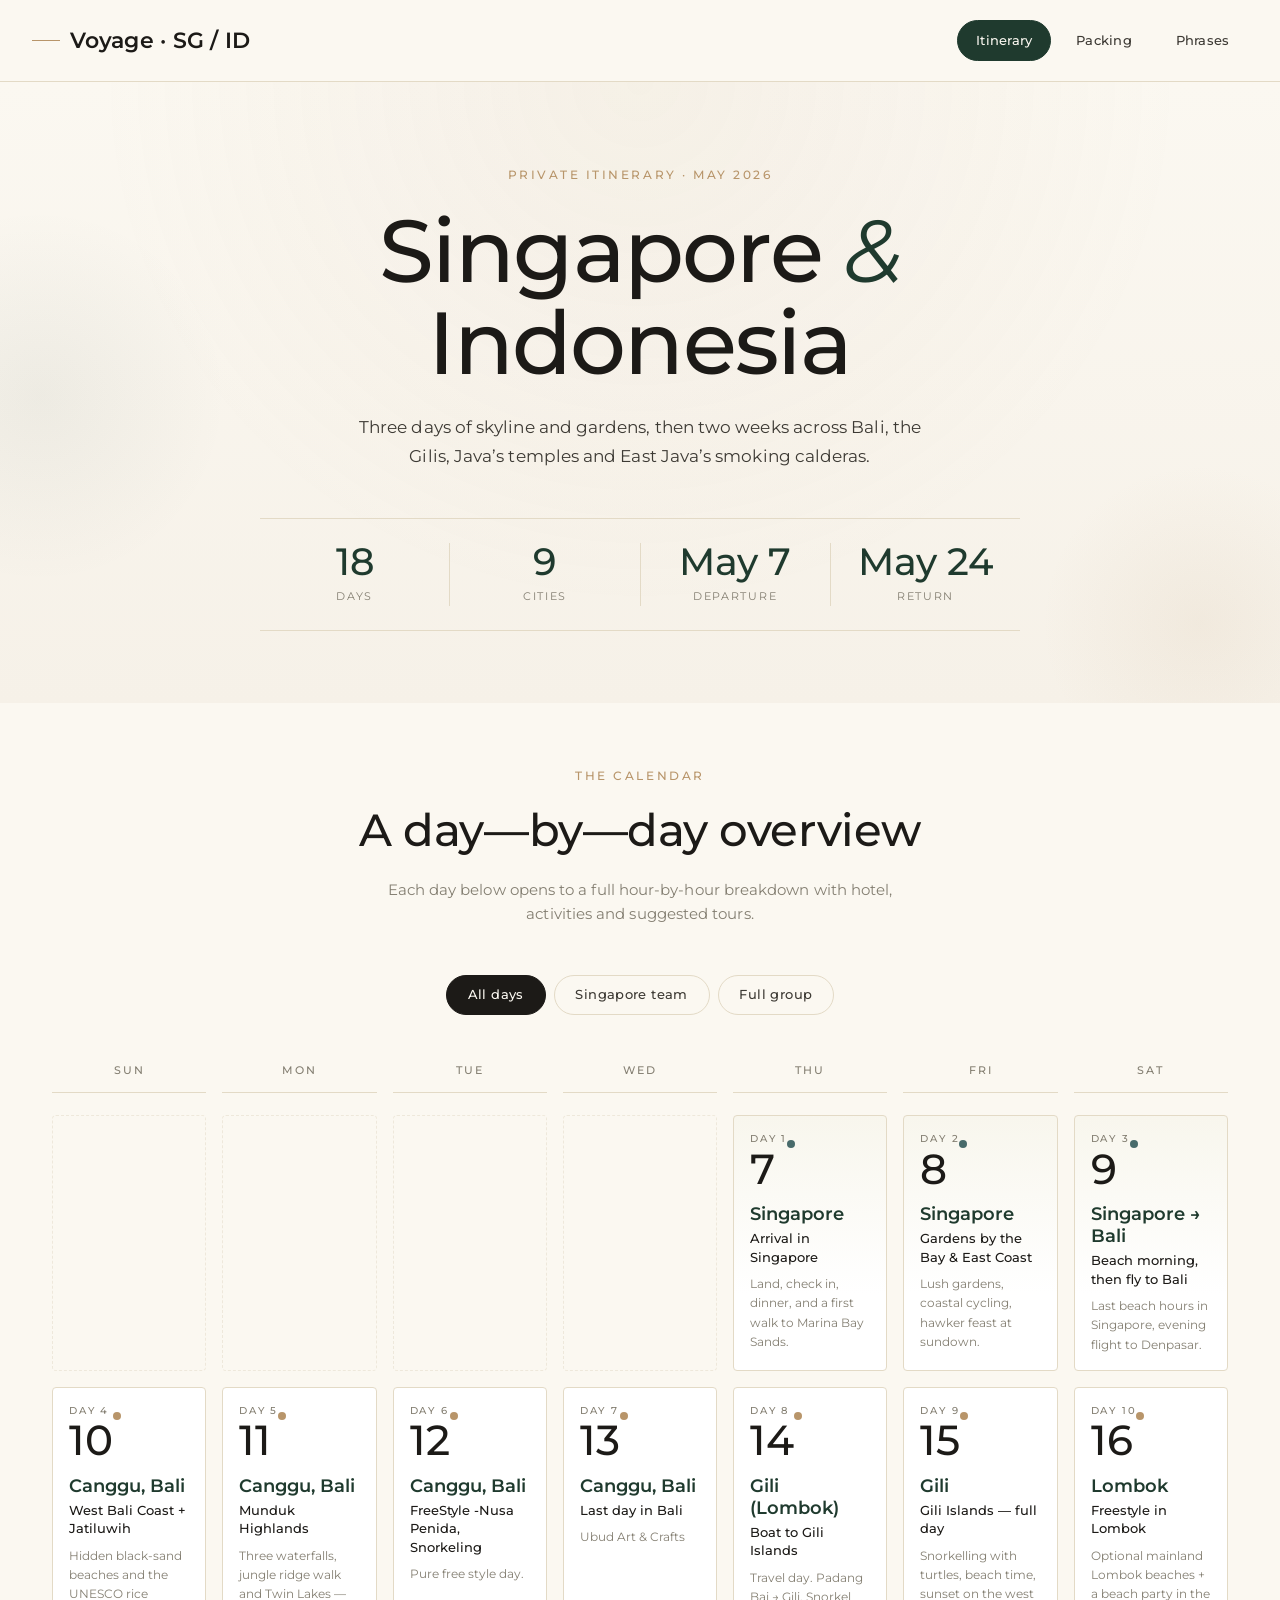
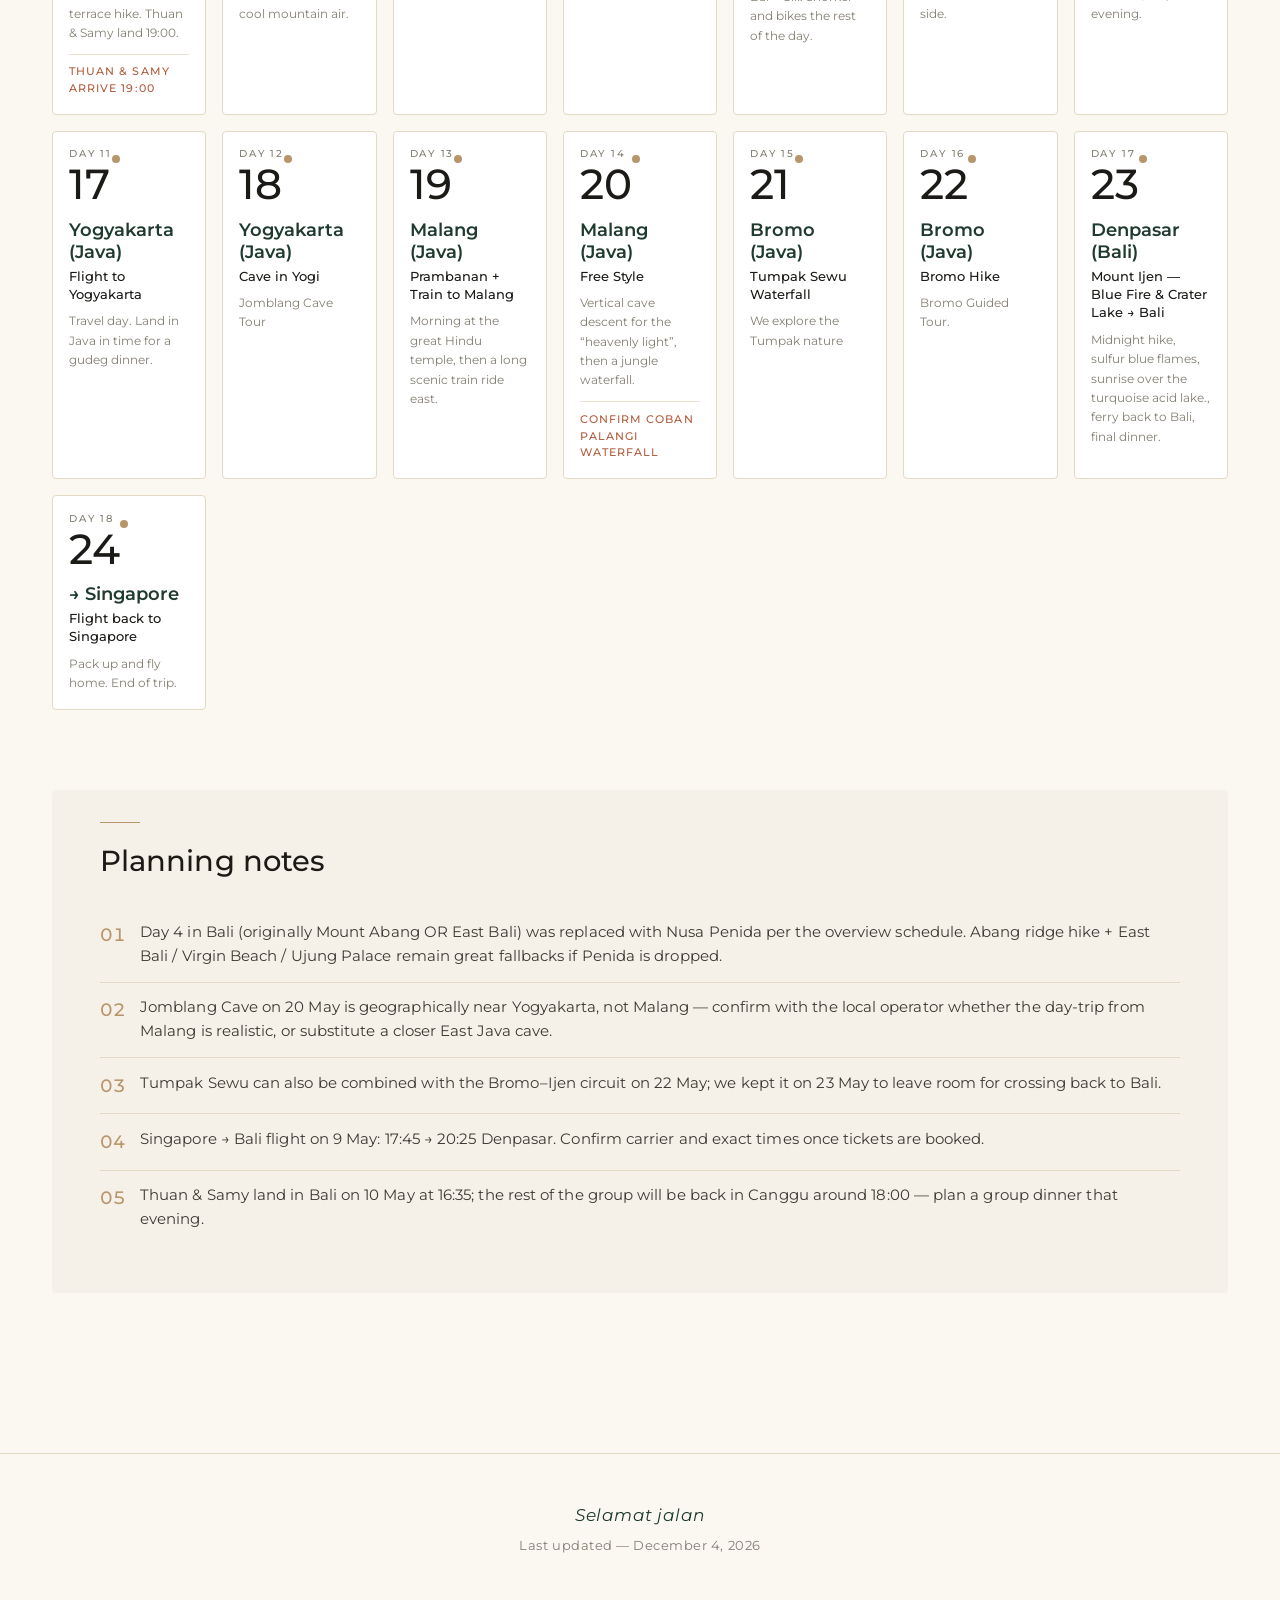
<file: index.html>
<!DOCTYPE html>
<html lang="en">
<head>
  <meta charset="UTF-8">
  <meta name="viewport" content="width=device-width, initial-scale=1.0">
  <title>Singapore + Indonesia &middot; May 2026</title>
  <link rel="stylesheet" href="styles.css">
</head>
<body>
  <header class="site-header">
    <a href="index.html" class="brand">Voyage &middot; SG / ID</a>
    <nav>
      <a href="index.html" class="active">Itinerary</a>
      <a href="checklist.html">Packing</a>
      <a href="phrases.html">Phrases</a>
    </nav>
  </header>

  <section class="hero">
    <div class="hero-inner">
      <span class="eyebrow">Private Itinerary &middot; May 2026</span>
      <h1>Singapore <em>&amp;</em><br>Indonesia</h1>
      <p class="lead">Three days of skyline and gardens, then two weeks across Bali, the Gilis, Java&rsquo;s temples and East Java&rsquo;s smoking calderas.</p>

      <div class="hero-meta">
        <div class="stat">
          <div class="num" id="stat-days">18</div>
          <div class="lbl">Days</div>
        </div>
        <div class="stat">
          <div class="num" id="stat-cities">9</div>
          <div class="lbl">Cities</div>
        </div>
        <div class="stat">
          <div class="num" id="stat-start">May 7</div>
          <div class="lbl">Departure</div>
        </div>
        <div class="stat">
          <div class="num" id="stat-end">May 24</div>
          <div class="lbl">Return</div>
        </div>
      </div>
    </div>
  </section>

  <main>
    <div class="section-title-block">
      <span class="eyebrow">The Calendar</span>
      <h2>A day&mdash;by&mdash;day overview</h2>
      <p class="sub">Each day below opens to a full hour-by-hour breakdown with hotel, activities and suggested tours.</p>
    </div>

    <div class="filter-bar" id="filter-bar">
      <button class="filter-pill active" data-filter="all">All days</button>
      <button class="filter-pill" data-filter="sg">Singapore team</button>
      <button class="filter-pill" data-filter="group">Full group</button>
    </div>

    <div class="calendar" id="calendar"></div>

    <section class="notes-section" id="notes-section">
      <h3>Planning notes</h3>
      <ul id="notes-list"></ul>
    </section>
  </main>

  <div class="modal-backdrop" id="modal" role="dialog" aria-modal="true" aria-labelledby="modal-title">
    <div class="modal">
      <div class="modal-header">
        <button class="modal-close" id="modal-close" aria-label="Close">&times;</button>
        <span class="eyebrow" id="modal-eyebrow">Day &middot; Date</span>
        <div class="city-line" id="modal-city">City</div>
        <h2 id="modal-title">Headline</h2>
        <p class="modal-summary" id="modal-summary"></p>
        <div id="modal-tag-wrap"></div>
      </div>
      <div class="modal-body">
        <div class="modal-section-label">Hour-by-hour</div>
        <ul class="schedule" id="modal-schedule"></ul>
        <div id="modal-facts-wrap"></div>
        <div id="modal-hotel-wrap"></div>
        <div id="modal-tour-wrap"></div>
      </div>
    </div>
  </div>

  <footer>
    <div class="footer-mark">Selamat jalan</div>
    Last updated &mdash; <span id="updated-date"></span>
  </footer>

  <script src="itinerary.js"></script>
  <script>
    const WEEKDAYS = ["Sun", "Mon", "Tue", "Wed", "Thu", "Fri", "Sat"];
    const MONTHS = ["Jan","Feb","Mar","Apr","May","Jun","Jul","Aug","Sep","Oct","Nov","Dec"];

    function parseDate(s) {
      const [y, m, d] = s.split("-").map(Number);
      return new Date(y, m - 1, d);
    }

    function formatDate(s) {
      const d = parseDate(s);
      return `${MONTHS[d.getMonth()]} ${d.getDate()}`;
    }

    function fmtFull(s) {
      const d = parseDate(s);
      return `${WEEKDAYS[d.getDay()]}, ${MONTHS[d.getMonth()]} ${d.getDate()}, ${d.getFullYear()}`;
    }

    /* ----- Stats ----- */

    const cities = new Set(TRIP.days.map(d => d.city.split("→")[0].split("(")[0].trim()));
    document.getElementById("stat-days").textContent = TRIP.days.length;
    document.getElementById("stat-cities").textContent = cities.size;
    document.getElementById("stat-start").textContent = formatDate(TRIP.startDate);
    document.getElementById("stat-end").textContent = formatDate(TRIP.endDate);

    /* ----- Calendar ----- */

    const calendar = document.getElementById("calendar");

    WEEKDAYS.forEach(n => {
      const w = document.createElement("div");
      w.className = "weekday";
      w.textContent = n;
      calendar.appendChild(w);
    });

    const firstDate = parseDate(TRIP.days[0].date);
    for (let i = 0; i < firstDate.getDay(); i++) {
      const empty = document.createElement("div");
      empty.className = "empty-day";
      calendar.appendChild(empty);
    }

    TRIP.days.forEach((d, i) => {
      const date = parseDate(d.date);
      const btn = document.createElement("button");
      btn.className = `day ${d.group}`;
      btn.dataset.group = d.group;
      btn.innerHTML = `
        <div class="day-top">
          <div class="day-num">
            <span class="ord">Day ${i + 1}</span>
            ${date.getDate()}
          </div>
          <span class="group-dot" title="${d.group === 'sg' ? 'Singapore team' : 'Full group'}"></span>
        </div>
        <div class="city">${d.city}</div>
        <div class="day-title">${d.headline}</div>
        <div class="summary">${d.summary}</div>
        ${d.tag ? `<div class="tag-flag">${d.tag}</div>` : ""}
      `;
      btn.addEventListener("click", () => openDay(d, i + 1));
      calendar.appendChild(btn);
    });

    /* ----- Filter ----- */

    document.getElementById("filter-bar").addEventListener("click", (e) => {
      const btn = e.target.closest(".filter-pill");
      if (!btn) return;
      document.querySelectorAll(".filter-pill").forEach(b => b.classList.remove("active"));
      btn.classList.add("active");
      const f = btn.dataset.filter;
      document.querySelectorAll(".day").forEach(card => {
        const g = card.dataset.group;
        let show = true;
        if (f === "sg") show = (g === "sg");
        else if (f === "group") show = (g === "all");
        card.classList.toggle("dimmed", !show);
      });
    });

    /* ----- Notes ----- */

    const notesList = document.getElementById("notes-list");
    TRIP.notes.forEach((note, i) => {
      const li = document.createElement("li");
      li.innerHTML = `<span class="note-num">0${i + 1}</span><span>${note}</span>`;
      notesList.appendChild(li);
    });

    /* ----- Modal ----- */

    const modal = document.getElementById("modal");
    const modalEyebrow = document.getElementById("modal-eyebrow");
    const modalCity = document.getElementById("modal-city");
    const modalTitle = document.getElementById("modal-title");
    const modalSummary = document.getElementById("modal-summary");
    const modalTagWrap = document.getElementById("modal-tag-wrap");
    const modalSchedule = document.getElementById("modal-schedule");
    const modalFactsWrap = document.getElementById("modal-facts-wrap");
    const modalHotelWrap = document.getElementById("modal-hotel-wrap");
    const modalTourWrap = document.getElementById("modal-tour-wrap");
    const modalClose = document.getElementById("modal-close");

    /* ----- Per-day highlight facts ----- */
    const DAY_FACTS = {
      0:  { title: "Marina Bay & the Lion City", facts: [
            "Marina Bay Sands' rooftop SkyPark holds the world's largest infinity pool — 150m up.",
            "Singapore is one of only three remaining city-states (with Monaco and Vatican City).",
            "The Merlion (lion-fish hybrid) is the city's official mascot — designed in 1964."
          ] },
      1:  { title: "Gardens by the Bay", facts: [
            "The Supertrees are 25–50m vertical gardens with solar PV cells that light up at night.",
            "The two cooled biomes house 1.5 million plants — built entirely on reclaimed land.",
            "East Coast Park stretches 15km along reclaimed coastline — Singapore's longest beach."
          ] },
      2:  { title: "Bali — Island of the Gods", facts: [
            "Sentosa was once called \"Pulau Belakang Mati\" — Island of Death from Behind.",
            "Bali is nicknamed \"Pulau Dewata\" — the Island of the Gods — for its 20,000+ temples.",
            "Canggu was rice fields fifteen years ago; today it's Bali's surf-and-coffee capital."
          ] },
      3:  { title: "Jatiluwih Subak", facts: [
            "The rice terraces use the 1,000-year-old Subak system — UNESCO-listed cooperative water democracy.",
            "Subak is rooted in Tri Hita Karana — the Balinese philosophy of harmony with God, people, and nature.",
            "West Bali's black sand comes from volcanic basalt eroded by Indian Ocean swells."
          ] },
      4:  { title: "Munduk Highlands", facts: [
            "Munduk sits at 800m and was a Dutch coffee retreat in the 1920s — colonial bungalows still stand.",
            "The Twin Lakes (Buyan and Tamblingan) sit inside the caldera of an extinct volcano.",
            "Locals consider Lake Tamblingan sacred — only canoes are allowed, no motorboats."
          ] },
      5:  { title: "Nusa Penida & Bali Reefs", facts: [
            "Kelingking Beach is shaped like a T-Rex head — locals call it \"Pulau Bali Kecil\" (little Bali).",
            "Nusa Penida means \"Priest Island\" — Balinese visit to neutralize negative spirits.",
            "Bali sits inside the Coral Triangle — 600+ reef-building coral species, more than the entire Caribbean."
          ] },
      6:  { title: "Ubud — Bali's Cultural Heart", facts: [
            "\"Ubud\" comes from \"ubad\", Old Balinese for medicine — the town grew around jungle-herb healers.",
            "The Ubud royal family still lives in Puri Saren, the 19th-century palace at the town's centre.",
            "Each nearby village specialises in one craft — Celuk for silver, Mas for woodcarving, Batuan for painting."
          ] },
      7:  { title: "The Gili Islands", facts: [
            "\"Gili\" means \"small island\" in Sasak — so \"Gili Island\" is technically redundant.",
            "All three Gilis ban motor vehicles — only cidomo (horse cart) and bicycles are allowed.",
            "Gili Trawangan is the largest, only ~3km long — you can walk around it in two hours."
          ] },
      8:  { title: "Underwater Gili", facts: [
            "Gili Meno's underwater statue garden (\"Nest\") has 48 life-size figures forming a 30m circle.",
            "Green sea turtles feed in Gili waters year-round — the islands run a hatchery for newborns.",
            "Reef visibility regularly hits 25m — among the best in all of Indonesia."
          ] },
      9:  { title: "Lombok", facts: [
            "Selong Belanak's white sand is technically parrotfish poop — coral processed through their gut.",
            "Lombok is predominantly Muslim (Sasak) — more conservative than Hindu Bali.",
            "Mount Rinjani (3,726m) is Indonesia's second-highest volcano — visible from most beaches."
          ] },
      10: { title: "Yogyakarta — Jogja", facts: [
            "Yogyakarta is the only Indonesian city still ruled by a sultan — Hamengkubuwono X.",
            "Locals call it \"Jogja\" (pronounced Joh-jah) — the capital of Javanese culture and batik.",
            "Gudeg (jackfruit stew) simmers for 8 hours — Jogja's nickname is \"Kota Gudeg\"."
          ] },
      11: { title: "Jomblang Cave", facts: [
            "The \"heavenly light\" beam appears 10am–noon when sun pierces a 60m vertical sinkhole.",
            "You rappel down on ropes — there's no other way in, the descent takes about 10 minutes.",
            "Part of Gunung Sewu Geopark — a 33,000 km² limestone karst landscape, UNESCO-listed."
          ] },
      12: { title: "Prambanan & the Java train", facts: [
            "Prambanan's three main spires honor Brahma, Vishnu and Shiva — the Hindu Trimurti.",
            "Built ~50 years after Borobudur, showing Hindu-Buddhist coexistence on the same plain.",
            "The train ride passes Mount Merapi — Indonesia's most active volcano, erupting roughly every 4 years."
          ] },
      13: { title: "Malang & Coban Pelangi", facts: [
            "Coban Pelangi means \"rainbow waterfall\" — afternoon mist refracts into a permanent rainbow on sunny days.",
            "The 30m falls are fed by glacier melt from Mount Semeru, Java's highest active volcano (3,676m).",
            "Malang sits at ~440m elevation — a Dutch colonial mountain retreat founded in 1914."
          ] },
      14: { title: "Tumpak Sewu", facts: [
            "\"Tumpak Sewu\" means \"a thousand waterfalls\" — a 120m amphitheatre fed by Mount Semeru's glacier melt.",
            "The base of the falls is reached via a vertical bamboo-ladder descent through the canyon.",
            "Goa Tetes (\"Dripping Cave\") nearby has limestone walls that grow new stalactites every year."
          ] },
      15: { title: "Mount Bromo", facts: [
            "The Tenggerese — a Hindu enclave in Muslim Java — throw offerings into the crater each year (Yadnya Kasada).",
            "\"Bromo\" derives from \"Brahma\" — the Hindu creator god.",
            "The Sea of Sand is a 10km-wide caldera; Bromo itself is the smaller smoking cone inside it."
          ] },
      16: { title: "Mount Ijen Blue Fire & ferry to Bali", facts: [
            "The blue fire is sulfuric gas combusting at ~600°C — visible only between 2am and dawn.",
            "Miners haul 70–90kg sulfur baskets up the 700m crater wall, twice a day, for ~$15.",
            "The Ijen crater lake is the world's largest acidic lake — pH 0.5, more corrosive than battery acid."
          ] },
      17: { title: "Flight home", facts: [
            "Bali's Ngurah Rai Airport handles 25M+ passengers a year — Indonesia's second-busiest.",
            "The runway sits on reclaimed land jutting into the Indian Ocean — postcard landings either way.",
            "Flight time Denpasar → Singapore is ~2h 40m, brushing the equator on the way north."
          ] },
    };

    function buildFacts(dayIdx) {
      const f = DAY_FACTS[dayIdx];
      if (!f) return "";
      return `
        <div class="modal-section-label">Did you know?</div>
        <div class="day-facts">
          <div class="day-facts-content">
            <h4>${f.title}</h4>
            <ul>
              ${f.facts.map(x => `<li>${x}</li>`).join("")}
            </ul>
          </div>
        </div>
      `;
    }

    function openDay(d, dayNum) {
      modalEyebrow.textContent = `Day ${dayNum} · ${fmtFull(d.date)}`;
      modalCity.textContent = d.city;
      modalTitle.textContent = d.headline;
      modalSummary.textContent = d.summary || "";

      modalTagWrap.innerHTML = d.tag ? `<span class="modal-tag">${d.tag}</span>` : "";

      modalSchedule.innerHTML = d.schedule.map(s => `
        <li>
          <div class="time">${s.time}</div>
          <div class="activity-content">
            <div class="activity-text">${s.activity}</div>
            ${s.location ? `<div class="activity-loc">${s.location}</div>` : ""}
          </div>
        </li>
      `).join("");

      modalFactsWrap.innerHTML = buildFacts(dayNum - 1);

      if (d.hotel && d.hotel.name && d.hotel.name !== "—") {
        modalHotelWrap.innerHTML = `
          <div class="modal-info-block">
            <div class="label">Where you sleep</div>
            <div class="name">${d.hotel.name}</div>
            <div class="area">${d.hotel.area || ""}</div>
            ${d.hotel.note ? `<div class="note">${d.hotel.note}</div>` : ""}
          </div>
        `;
      } else {
        modalHotelWrap.innerHTML = "";
      }

      modalTourWrap.innerHTML = d.tour ? `<div class="modal-tour">${d.tour}</div>` : "";

      modal.classList.add("open");
      document.body.style.overflow = "hidden";
    }

    function closeModal() {
      modalFactsWrap.innerHTML = "";
      modal.classList.remove("open");
      document.body.style.overflow = "";
    }

    modalClose.addEventListener("click", closeModal);
    modal.addEventListener("click", e => { if (e.target === modal) closeModal(); });
    document.addEventListener("keydown", e => { if (e.key === "Escape") closeModal(); });

    /* ----- Footer date ----- */
    document.getElementById("updated-date").textContent = new Date().toLocaleDateString("en-US", { year: "numeric", month: "long", day: "numeric" });
  </script>
</body>
</html>
</file>
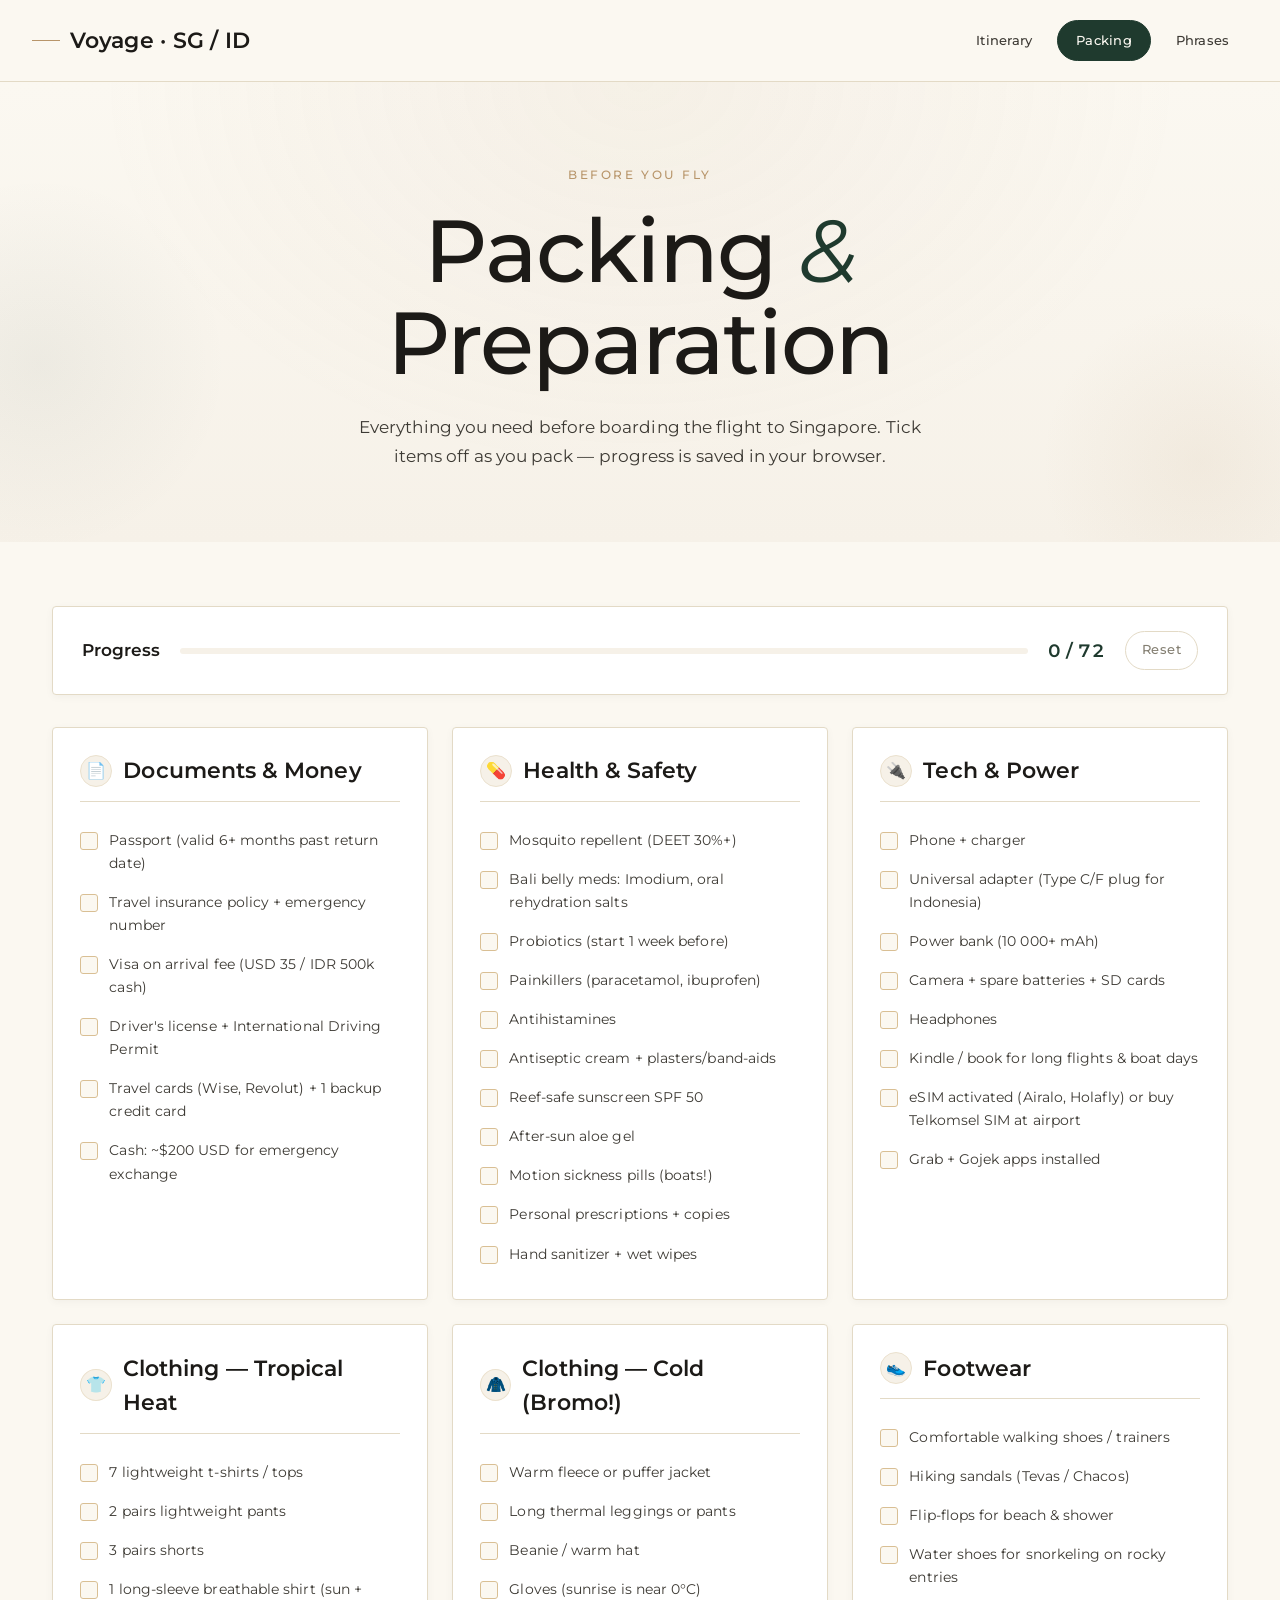
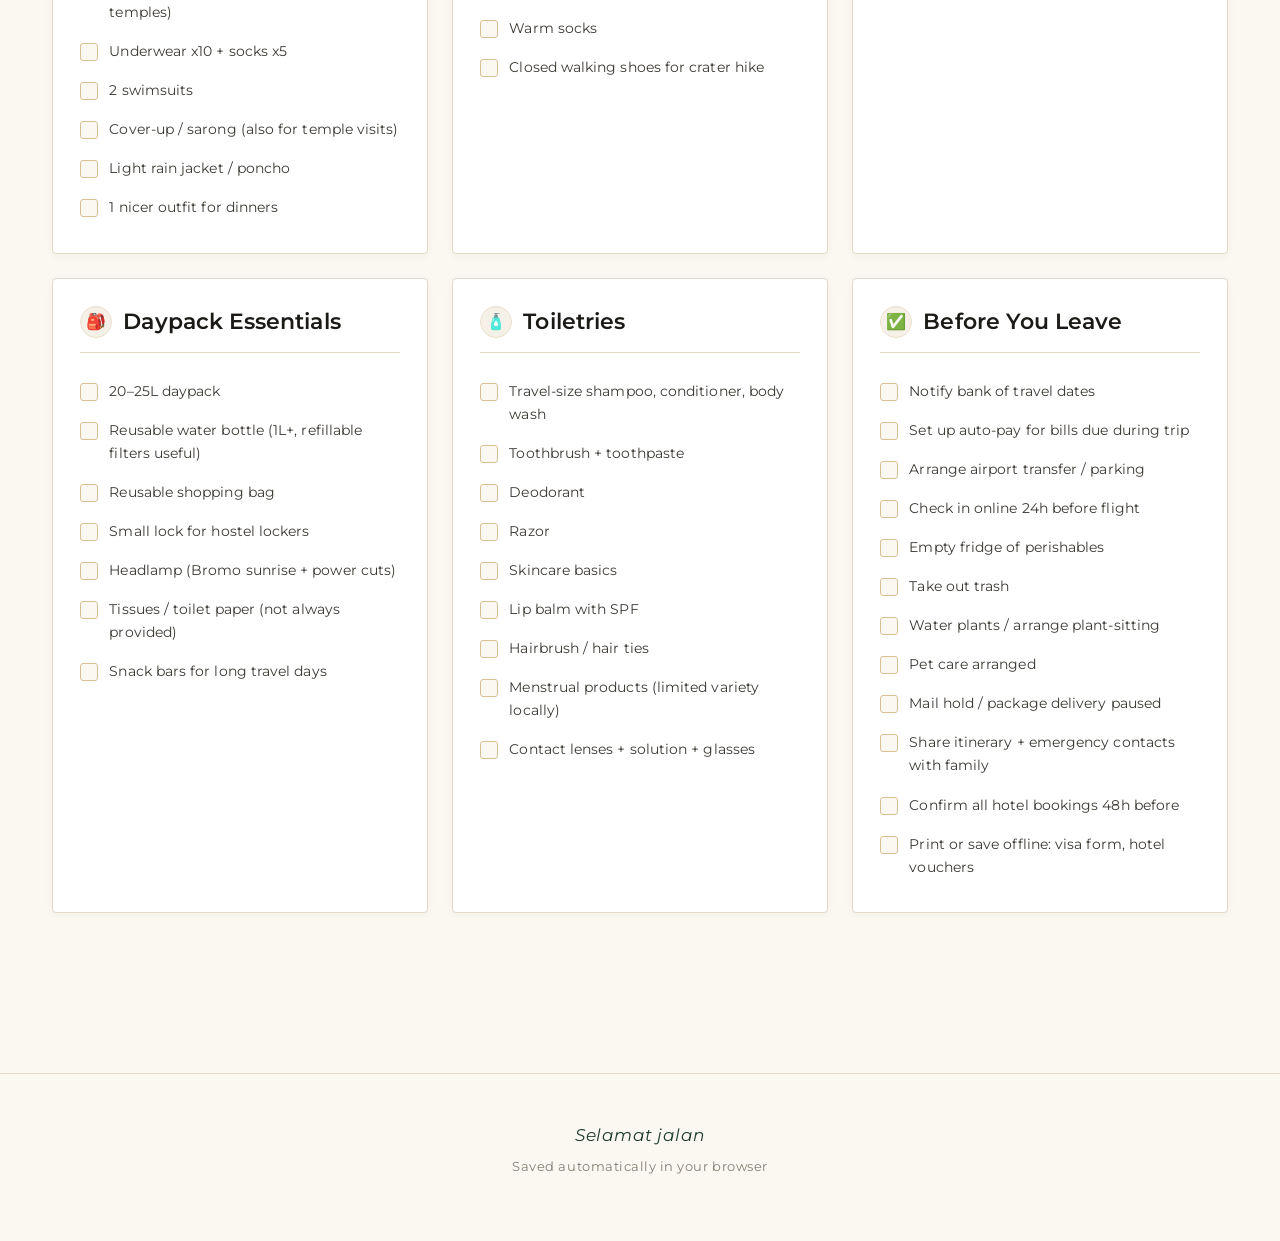
<file: checklist.html>
<!DOCTYPE html>
<html lang="en">
<head>
  <meta charset="UTF-8">
  <meta name="viewport" content="width=device-width, initial-scale=1.0">
  <title>Packing Checklist — Indonesia</title>
  <link rel="stylesheet" href="styles.css">
</head>
<body>
  <header class="site-header">
    <a href="index.html" class="brand">Voyage &middot; SG / ID</a>
    <nav>
      <a href="index.html">Itinerary</a>
      <a href="checklist.html" class="active">Packing</a>
      <a href="phrases.html">Phrases</a>
    </nav>
  </header>

  <section class="hero">
    <div class="hero-inner">
      <span class="eyebrow">Before you fly</span>
      <h1>Packing <em>&amp;</em><br>Preparation</h1>
      <p class="lead">Everything you need before boarding the flight to Singapore. Tick items off as you pack &mdash; progress is saved in your browser.</p>
    </div>
  </section>

  <main>
    <div class="progress">
      <span class="label">Progress</span>
      <div class="progress-bar"><div class="progress-fill" id="progress-fill"></div></div>
      <span class="count" id="progress-count">0 / 0</span>
      <button class="reset-btn" id="reset-btn">Reset</button>
    </div>

    <div class="checklist-grid" id="checklist-grid"></div>
  </main>

  <footer>
    <div class="footer-mark">Selamat jalan</div>
    Saved automatically in your browser
  </footer>

  <script>
    const checklist = [
      {
        title: "Documents & Money",
        icon: "📄",
        items: [
          "Passport (valid 6+ months past return date)",
          "Travel insurance policy + emergency number",
          "Visa on arrival fee (USD 35 / IDR 500k cash)",
          "Driver's license + International Driving Permit",
          "Travel cards (Wise, Revolut) + 1 backup credit card",
          "Cash: ~$200 USD for emergency exchange"
        ],
      },
      {
        title: "Health & Safety",
        icon: "💊",
        items: [
          "Mosquito repellent (DEET 30%+)",
          "Bali belly meds: Imodium, oral rehydration salts",
          "Probiotics (start 1 week before)",
          "Painkillers (paracetamol, ibuprofen)",
          "Antihistamines",
          "Antiseptic cream + plasters/band-aids",
          "Reef-safe sunscreen SPF 50",
          "After-sun aloe gel",
          "Motion sickness pills (boats!)",
          "Personal prescriptions + copies",
          "Hand sanitizer + wet wipes",
        ],
      },
      {
        title: "Tech & Power",
        icon: "🔌",
        items: [
          "Phone + charger",
          "Universal adapter (Type C/F plug for Indonesia)",
          "Power bank (10 000+ mAh)",
          "Camera + spare batteries + SD cards",
          "Headphones",
          "Kindle / book for long flights & boat days",
          "eSIM activated (Airalo, Holafly) or buy Telkomsel SIM at airport",
          "Grab + Gojek apps installed",
        ],
      },
      {
        title: "Clothing — Tropical Heat",
        icon: "👕",
        items: [
          "7 lightweight t-shirts / tops",
          "2 pairs lightweight pants",
          "3 pairs shorts",
          "1 long-sleeve breathable shirt (sun + temples)",
          "Underwear x10 + socks x5",
          "2 swimsuits",
          "Cover-up / sarong (also for temple visits)",
          "Light rain jacket / poncho",
          "1 nicer outfit for dinners",
        ],
      },
      {
        title: "Clothing — Cold (Bromo!)",
        icon: "🧥",
        items: [
          "Warm fleece or puffer jacket",
          "Long thermal leggings or pants",
          "Beanie / warm hat",
          "Gloves (sunrise is near 0°C)",
          "Warm socks",
          "Closed walking shoes for crater hike",
        ],
      },
      {
        title: "Footwear",
        icon: "👟",
        items: [
          "Comfortable walking shoes / trainers",
          "Hiking sandals (Tevas / Chacos)",
          "Flip-flops for beach & shower",
          "Water shoes for snorkeling on rocky entries",
        ],
      },

      {
        title: "Daypack Essentials",
        icon: "🎒",
        items: [
          "20–25L daypack",
          "Reusable water bottle (1L+, refillable filters useful)",
          "Reusable shopping bag",
          "Small lock for hostel lockers",
          "Headlamp (Bromo sunrise + power cuts)",
          "Tissues / toilet paper (not always provided)",
          "Snack bars for long travel days",
        ],
      },
      {
        title: "Toiletries",
        icon: "🧴",
        items: [
          "Travel-size shampoo, conditioner, body wash",
          "Toothbrush + toothpaste",
          "Deodorant",
          "Razor",
          "Skincare basics",
          "Lip balm with SPF",
          "Hairbrush / hair ties",
          "Menstrual products (limited variety locally)",
          "Contact lenses + solution + glasses",
        ],
      },
      {
        title: "Before You Leave",
        icon: "✅",
        items: [
          "Notify bank of travel dates",
          "Set up auto-pay for bills due during trip",
          "Arrange airport transfer / parking",
          "Check in online 24h before flight",
          "Empty fridge of perishables",
          "Take out trash",
          "Water plants / arrange plant-sitting",
          "Pet care arranged",
          "Mail hold / package delivery paused",
          "Share itinerary + emergency contacts with family",
          "Confirm all hotel bookings 48h before",
          "Print or save offline: visa form, hotel vouchers",
        ],
      },
    ];

    const STORAGE_KEY = "indonesia-checklist-v1";
    const grid = document.getElementById("checklist-grid");
    const progressFill = document.getElementById("progress-fill");
    const progressCount = document.getElementById("progress-count");
    const resetBtn = document.getElementById("reset-btn");

    let saved = {};
    try { saved = JSON.parse(localStorage.getItem(STORAGE_KEY) || "{}"); } catch (e) { saved = {}; }

    let total = 0;
    let checked = 0;

    checklist.forEach((category, ci) => {
      const card = document.createElement("div");
      card.className = "checklist-card";
      const ul = document.createElement("ul");

      category.items.forEach((item, ii) => {
        total++;
        const key = `${ci}-${ii}`;
        const isChecked = !!saved[key];
        if (isChecked) checked++;

        const li = document.createElement("li");
        if (isChecked) li.classList.add("done");
        li.innerHTML = `
          <input type="checkbox" ${isChecked ? "checked" : ""} data-key="${key}">
          <span>${item}</span>
        `;
        const checkbox = li.querySelector("input");
        const toggle = (e) => {
          if (e.target.tagName !== "INPUT") {
            checkbox.checked = !checkbox.checked;
          }
          saved[key] = checkbox.checked;
          li.classList.toggle("done", checkbox.checked);
          localStorage.setItem(STORAGE_KEY, JSON.stringify(saved));
          updateProgress();
        };
        li.addEventListener("click", toggle);
        ul.appendChild(li);
      });

      card.innerHTML = `<h3><span class="icon">${category.icon}</span>${category.title}</h3>`;
      card.appendChild(ul);
      grid.appendChild(card);
    });

    function updateProgress() {
      checked = Object.values(saved).filter(Boolean).length;
      const pct = total === 0 ? 0 : (checked / total) * 100;
      progressFill.style.width = `${pct}%`;
      progressCount.textContent = `${checked} / ${total}`;
    }

    resetBtn.addEventListener("click", () => {
      if (!confirm("Clear all checked items?")) return;
      saved = {};
      localStorage.removeItem(STORAGE_KEY);
      document.querySelectorAll(".checklist-card input[type=checkbox]").forEach(cb => {
        cb.checked = false;
        cb.closest("li").classList.remove("done");
      });
      updateProgress();
    });

    updateProgress();
  </script>
</body>
</html>
</file>
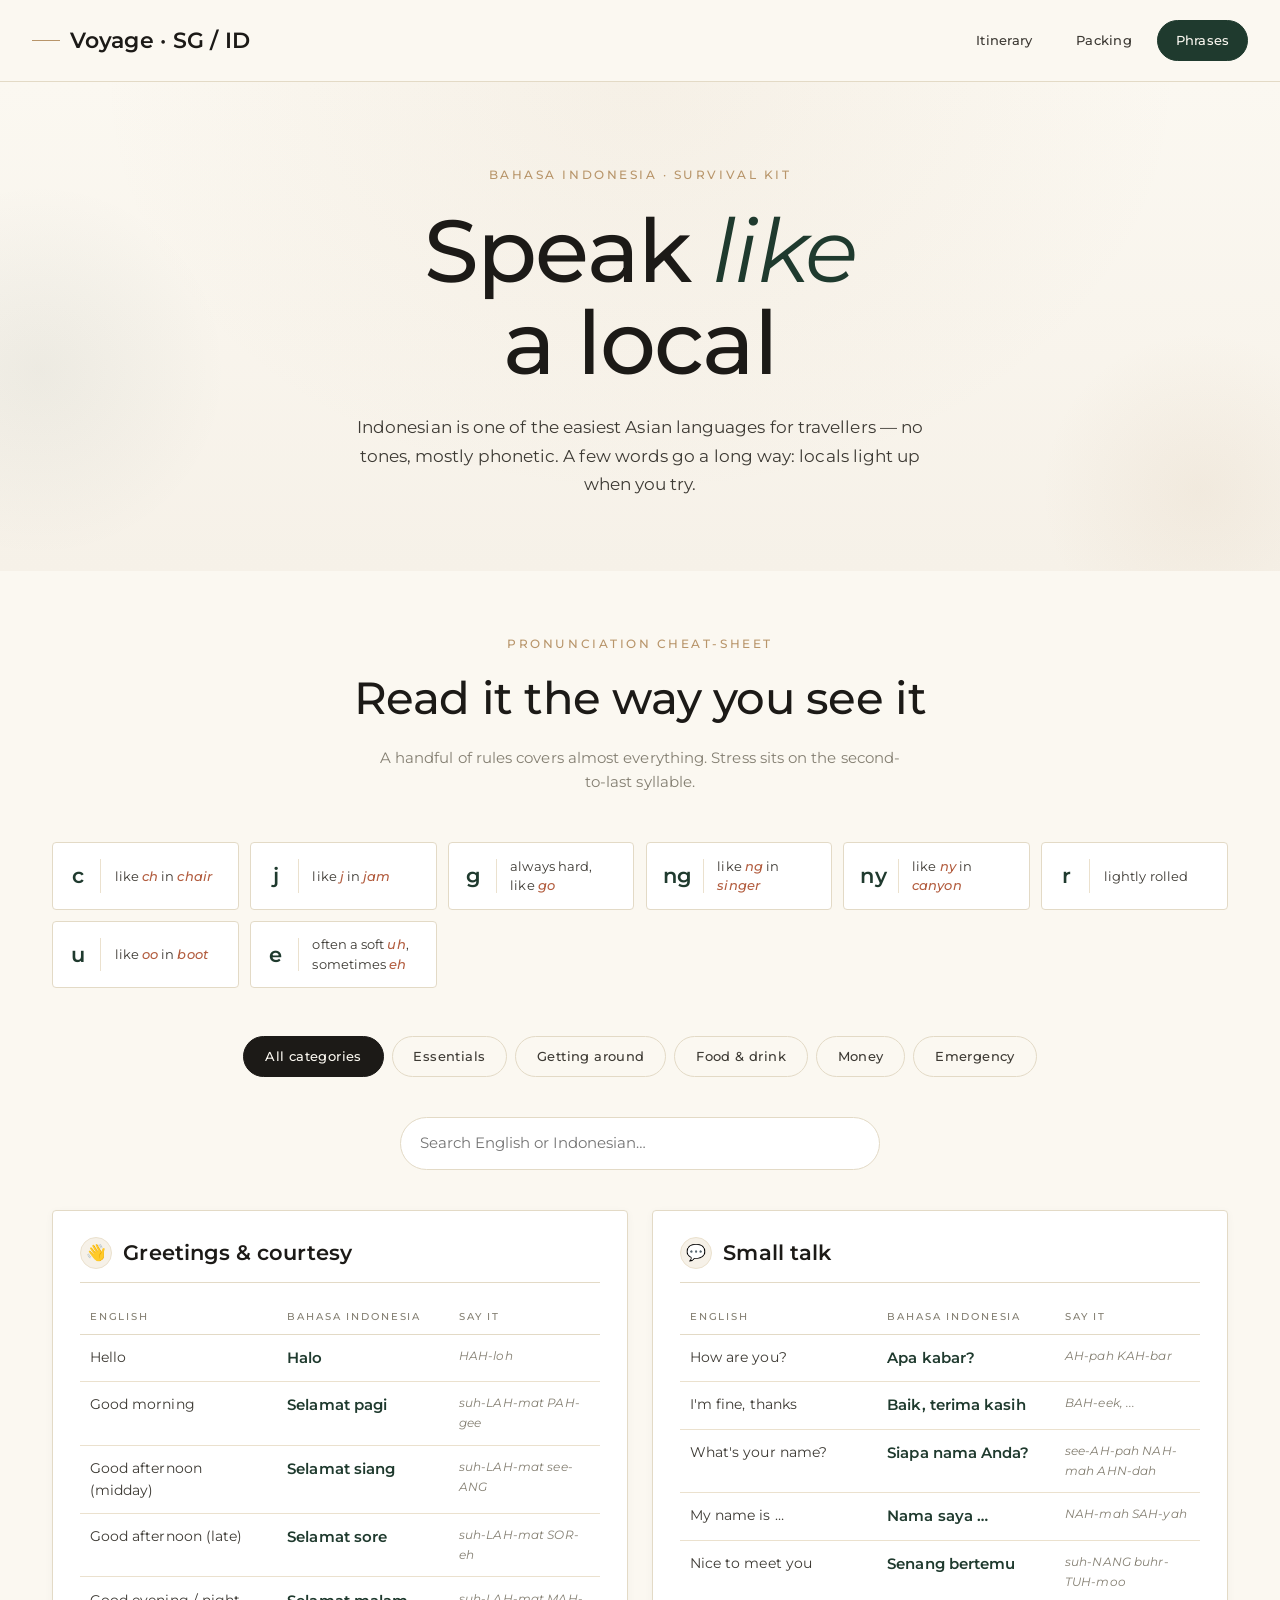
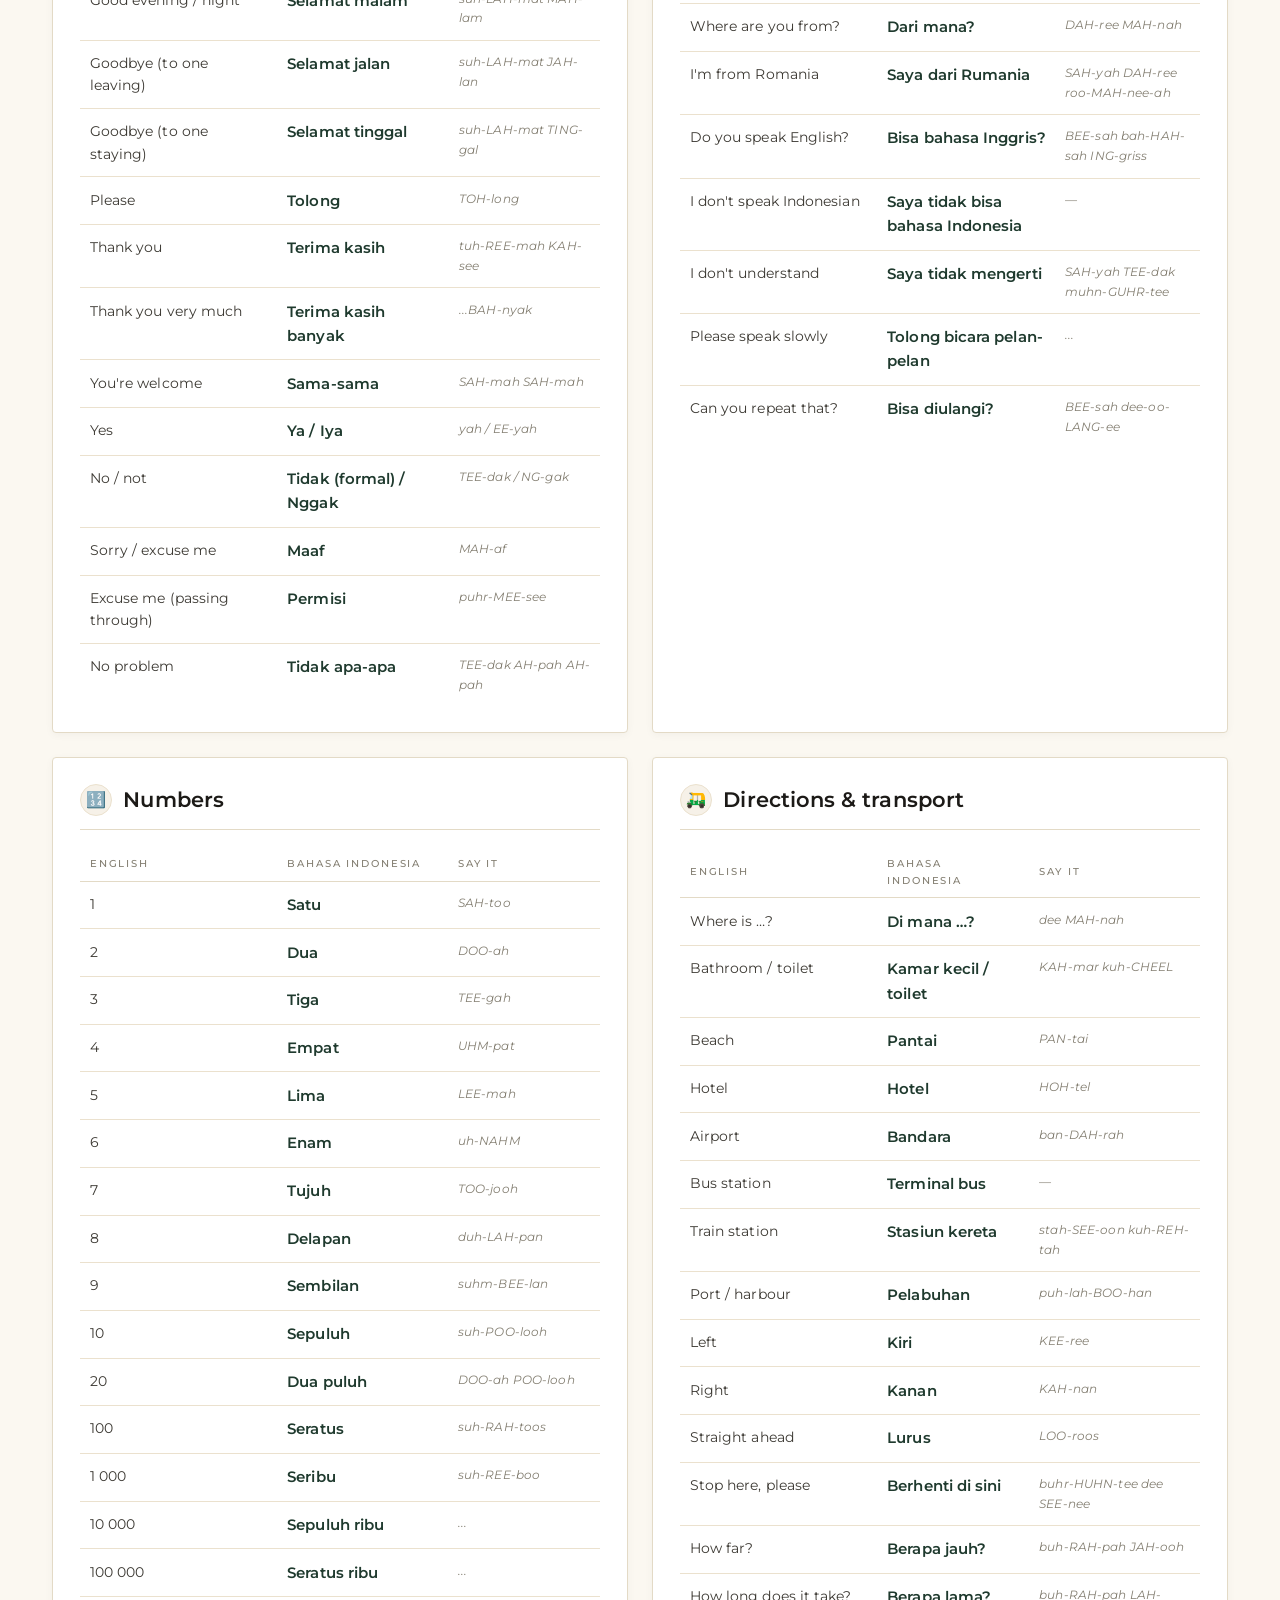
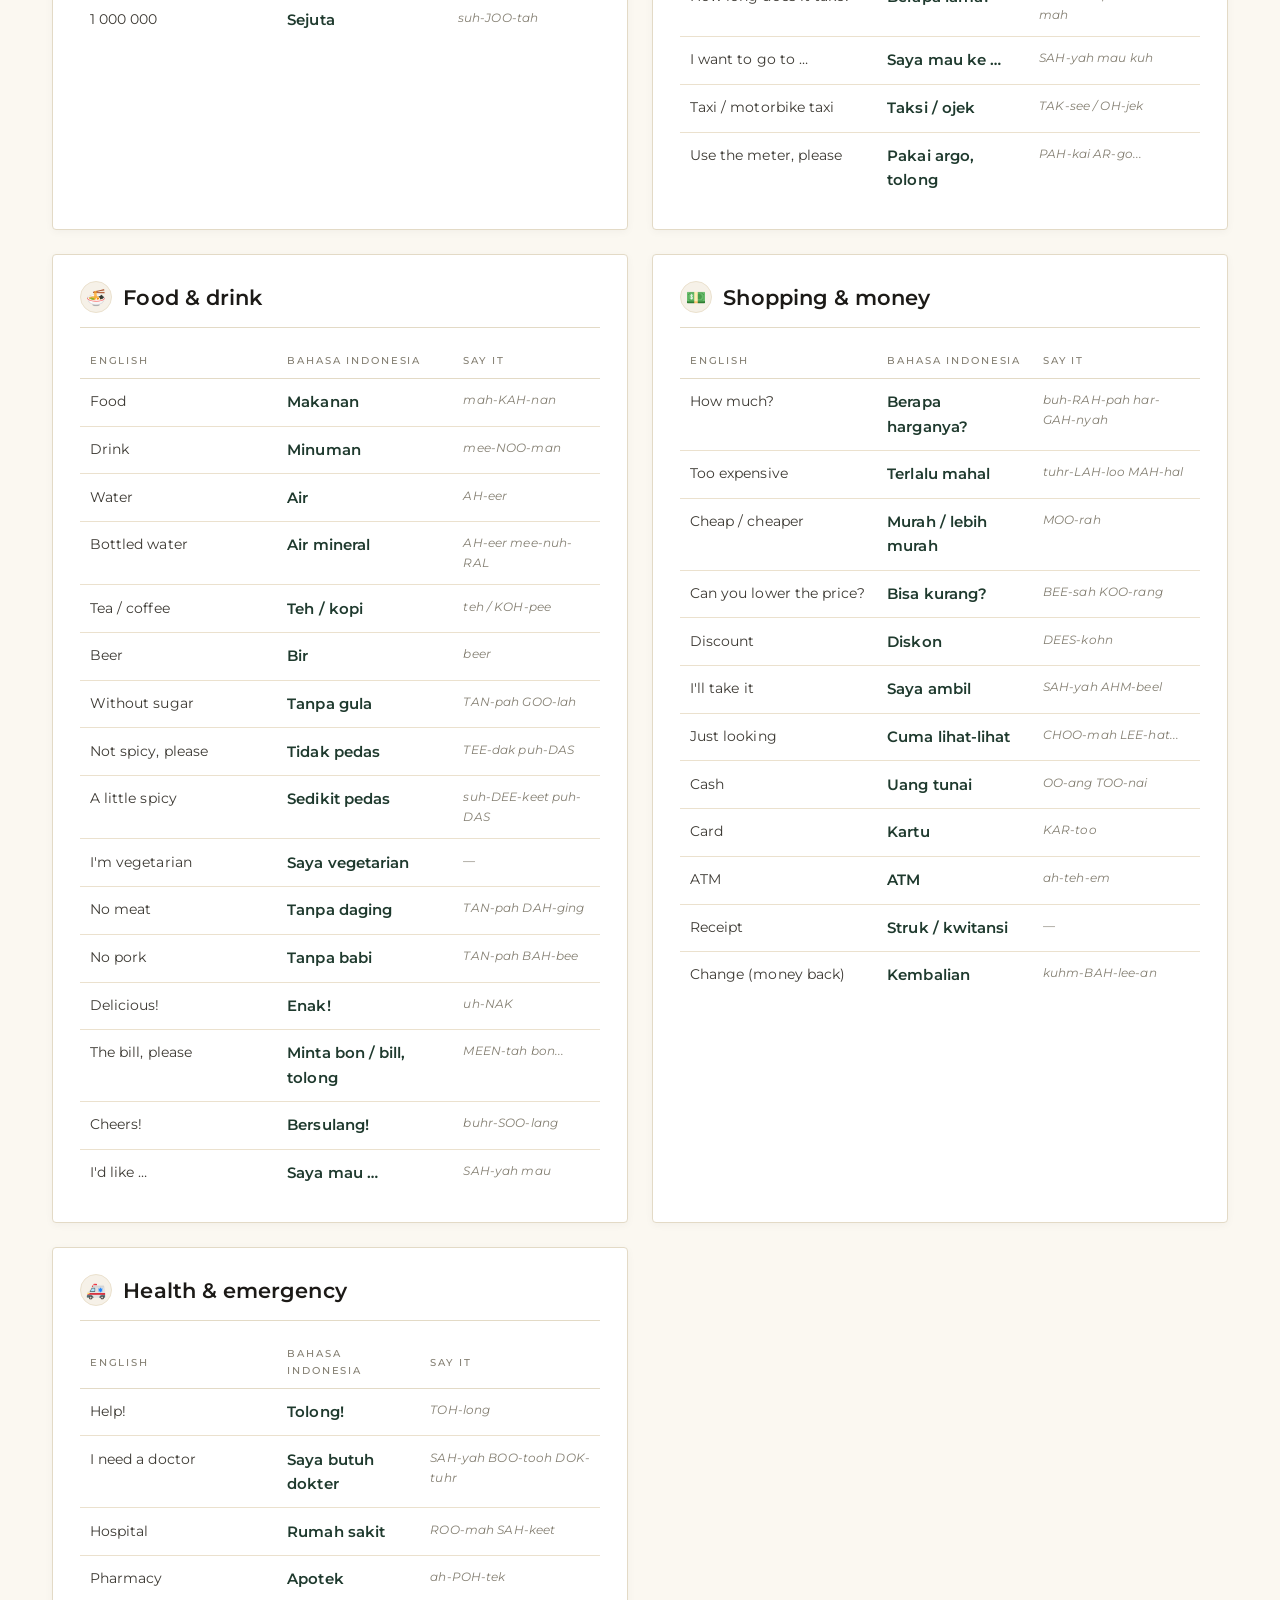
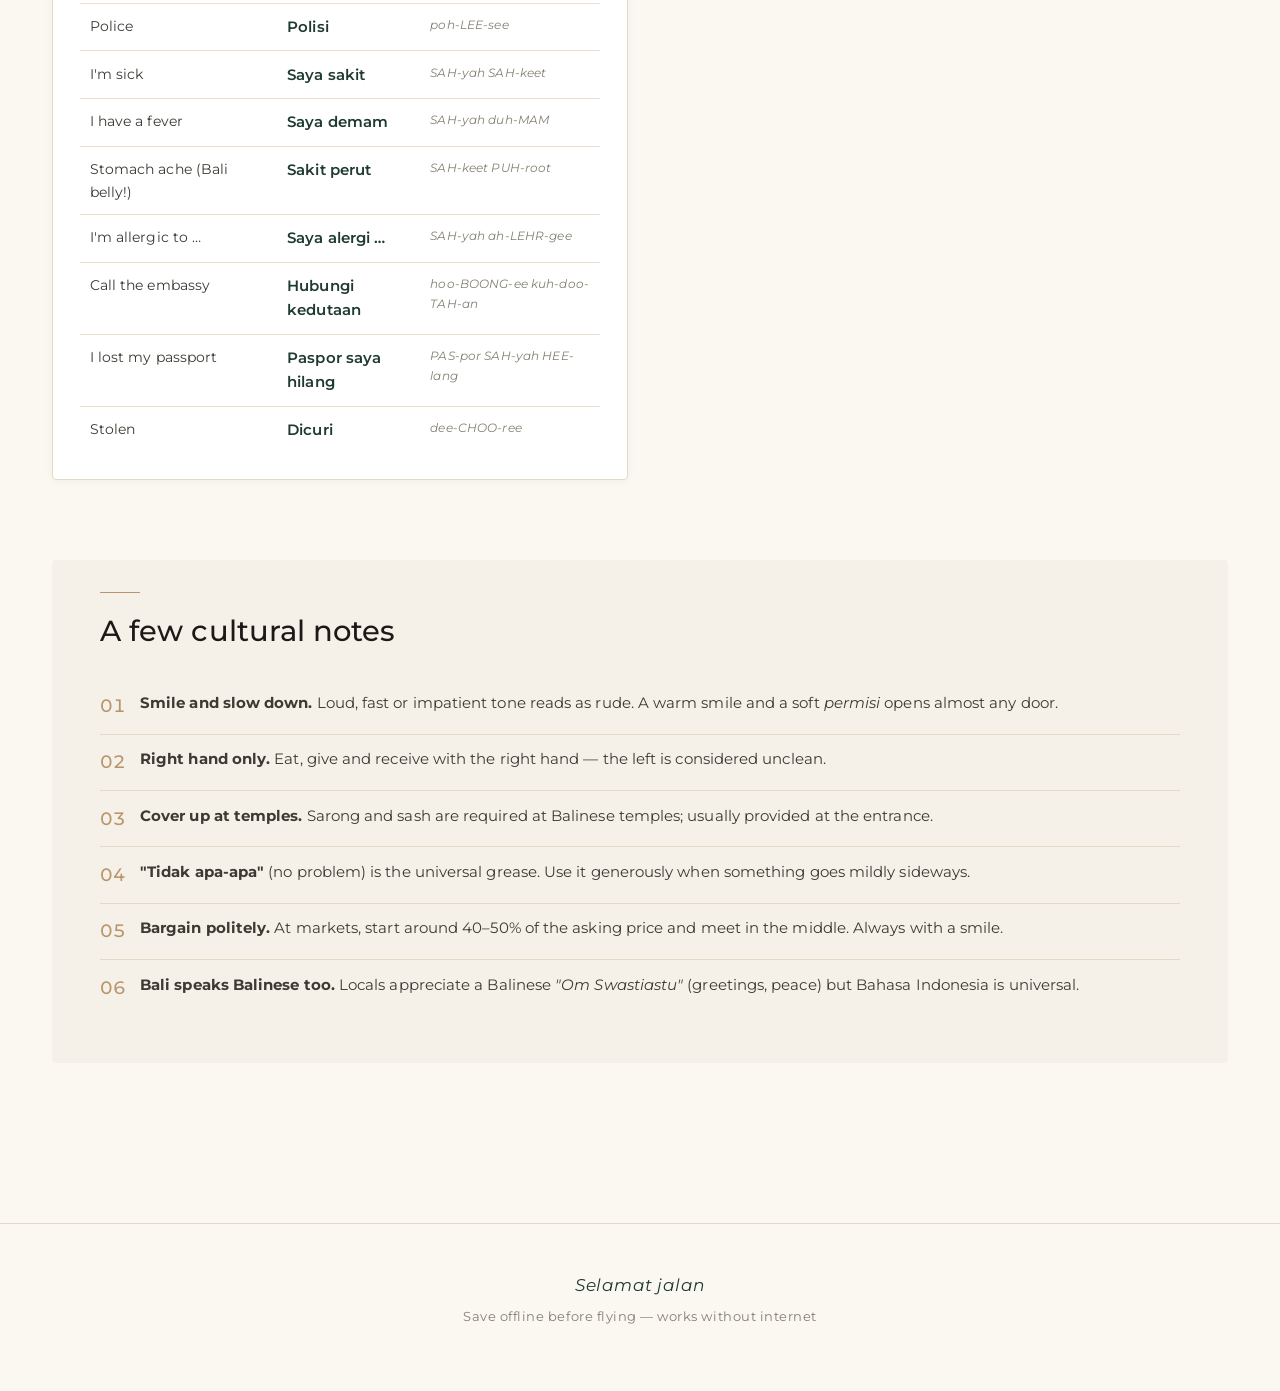
<file: phrases.html>
<!DOCTYPE html>
<html lang="en">
<head>
  <meta charset="UTF-8">
  <meta name="viewport" content="width=device-width, initial-scale=1.0">
  <title>Phrases — Bahasa Indonesia</title>
  <link rel="stylesheet" href="styles.css">
</head>
<body>
  <header class="site-header">
    <a href="index.html" class="brand">Voyage &middot; SG / ID</a>
    <nav>
      <a href="index.html">Itinerary</a>
      <a href="checklist.html">Packing</a>
      <a href="phrases.html" class="active">Phrases</a>
    </nav>
  </header>

  <section class="hero">
    <div class="hero-inner">
      <span class="eyebrow">Bahasa Indonesia &middot; Survival kit</span>
      <h1>Speak <em>like</em><br>a local</h1>
      <p class="lead">Indonesian is one of the easiest Asian languages for travellers &mdash; no tones, mostly phonetic. A few words go a long way: locals light up when you try.</p>
    </div>
  </section>

  <main>
    <div class="section-title-block">
      <span class="eyebrow">Pronunciation cheat-sheet</span>
      <h2>Read it the way you see it</h2>
      <p class="sub">A handful of rules covers almost everything. Stress sits on the second-to-last syllable.</p>
    </div>

    <div class="pron-grid">
      <div class="pron-card"><span class="letter">c</span><span class="say">like <em>ch</em> in <em>chair</em></span></div>
      <div class="pron-card"><span class="letter">j</span><span class="say">like <em>j</em> in <em>jam</em></span></div>
      <div class="pron-card"><span class="letter">g</span><span class="say">always hard, like <em>go</em></span></div>
      <div class="pron-card"><span class="letter">ng</span><span class="say">like <em>ng</em> in <em>singer</em></span></div>
      <div class="pron-card"><span class="letter">ny</span><span class="say">like <em>ny</em> in <em>canyon</em></span></div>
      <div class="pron-card"><span class="letter">r</span><span class="say">lightly rolled</span></div>
      <div class="pron-card"><span class="letter">u</span><span class="say">like <em>oo</em> in <em>boot</em></span></div>
      <div class="pron-card"><span class="letter">e</span><span class="say">often a soft <em>uh</em>, sometimes <em>eh</em></span></div>
    </div>

    <div class="filter-bar" id="filter-bar">
      <button class="filter-pill active" data-filter="all">All categories</button>
      <button class="filter-pill" data-filter="essentials">Essentials</button>
      <button class="filter-pill" data-filter="getting-around">Getting around</button>
      <button class="filter-pill" data-filter="food">Food &amp; drink</button>
      <button class="filter-pill" data-filter="money">Money</button>
      <button class="filter-pill" data-filter="emergency">Emergency</button>
    </div>

    <div class="phrase-search">
      <input type="search" id="phrase-search" placeholder="Search English or Indonesian…" autocomplete="off">
    </div>

    <div class="phrase-grid" id="phrase-grid"></div>

    <section class="notes-section">
      <h3>A few cultural notes</h3>
      <ul>
        <li><span class="note-num">01</span><span><strong>Smile and slow down.</strong> Loud, fast or impatient tone reads as rude. A warm smile and a soft <em>permisi</em> opens almost any door.</span></li>
        <li><span class="note-num">02</span><span><strong>Right hand only.</strong> Eat, give and receive with the right hand &mdash; the left is considered unclean.</span></li>
        <li><span class="note-num">03</span><span><strong>Cover up at temples.</strong> Sarong and sash are required at Balinese temples; usually provided at the entrance.</span></li>
        <li><span class="note-num">04</span><span><strong>"Tidak apa-apa"</strong> (no problem) is the universal grease. Use it generously when something goes mildly sideways.</span></li>
        <li><span class="note-num">05</span><span><strong>Bargain politely.</strong> At markets, start around 40&ndash;50% of the asking price and meet in the middle. Always with a smile.</span></li>
        <li><span class="note-num">06</span><span><strong>Bali speaks Balinese too.</strong> Locals appreciate a Balinese <em>"Om Swastiastu"</em> (greetings, peace) but Bahasa Indonesia is universal.</span></li>
      </ul>
    </section>
  </main>

  <footer>
    <div class="footer-mark">Selamat jalan</div>
    Save offline before flying &mdash; works without internet
  </footer>

  <script>
    const PHRASES = [
      {
        category: "essentials",
        title: "Greetings & courtesy",
        icon: "👋",
        rows: [
          ["Hello",                        "Halo",                      "HAH-loh"],
          ["Good morning",                 "Selamat pagi",              "suh-LAH-mat PAH-gee"],
          ["Good afternoon (midday)",      "Selamat siang",             "suh-LAH-mat see-ANG"],
          ["Good afternoon (late)",        "Selamat sore",              "suh-LAH-mat SOR-eh"],
          ["Good evening / night",         "Selamat malam",             "suh-LAH-mat MAH-lam"],
          ["Goodbye (to one leaving)",     "Selamat jalan",             "suh-LAH-mat JAH-lan"],
          ["Goodbye (to one staying)",     "Selamat tinggal",           "suh-LAH-mat TING-gal"],
          ["Please",                       "Tolong",                    "TOH-long"],
          ["Thank you",                    "Terima kasih",              "tuh-REE-mah KAH-see"],
          ["Thank you very much",          "Terima kasih banyak",       "...BAH-nyak"],
          ["You're welcome",               "Sama-sama",                 "SAH-mah SAH-mah"],
          ["Yes",                          "Ya / Iya",                  "yah / EE-yah"],
          ["No / not",                     "Tidak (formal) / Nggak",    "TEE-dak / NG-gak"],
          ["Sorry / excuse me",            "Maaf",                      "MAH-af"],
          ["Excuse me (passing through)",  "Permisi",                   "puhr-MEE-see"],
          ["No problem",                   "Tidak apa-apa",             "TEE-dak AH-pah AH-pah"],
        ],
      },
      {
        category: "essentials",
        title: "Small talk",
        icon: "💬",
        rows: [
          ["How are you?",                 "Apa kabar?",                "AH-pah KAH-bar"],
          ["I'm fine, thanks",             "Baik, terima kasih",        "BAH-eek, ..."],
          ["What's your name?",            "Siapa nama Anda?",          "see-AH-pah NAH-mah AHN-dah"],
          ["My name is …",                 "Nama saya …",               "NAH-mah SAH-yah"],
          ["Nice to meet you",             "Senang bertemu",            "suh-NANG buhr-TUH-moo"],
          ["Where are you from?",          "Dari mana?",                "DAH-ree MAH-nah"],
          ["I'm from Romania",             "Saya dari Rumania",         "SAH-yah DAH-ree roo-MAH-nee-ah"],
          ["Do you speak English?",        "Bisa bahasa Inggris?",      "BEE-sah bah-HAH-sah ING-griss"],
          ["I don't speak Indonesian",     "Saya tidak bisa bahasa Indonesia", "—"],
          ["I don't understand",           "Saya tidak mengerti",       "SAH-yah TEE-dak muhn-GUHR-tee"],
          ["Please speak slowly",          "Tolong bicara pelan-pelan", "..."],
          ["Can you repeat that?",         "Bisa diulangi?",            "BEE-sah dee-oo-LANG-ee"],
        ],
      },
      {
        category: "essentials",
        title: "Numbers",
        icon: "🔢",
        rows: [
          ["1",   "Satu",        "SAH-too"],
          ["2",   "Dua",         "DOO-ah"],
          ["3",   "Tiga",        "TEE-gah"],
          ["4",   "Empat",       "UHM-pat"],
          ["5",   "Lima",        "LEE-mah"],
          ["6",   "Enam",        "uh-NAHM"],
          ["7",   "Tujuh",       "TOO-jooh"],
          ["8",   "Delapan",     "duh-LAH-pan"],
          ["9",   "Sembilan",    "suhm-BEE-lan"],
          ["10",  "Sepuluh",     "suh-POO-looh"],
          ["20",  "Dua puluh",   "DOO-ah POO-looh"],
          ["100", "Seratus",     "suh-RAH-toos"],
          ["1 000",   "Seribu",  "suh-REE-boo"],
          ["10 000",  "Sepuluh ribu", "..."],
          ["100 000", "Seratus ribu", "..."],
          ["1 000 000", "Sejuta", "suh-JOO-tah"],
        ],
      },
      {
        category: "getting-around",
        title: "Directions & transport",
        icon: "🛺",
        rows: [
          ["Where is …?",                  "Di mana …?",                "dee MAH-nah"],
          ["Bathroom / toilet",            "Kamar kecil / toilet",      "KAH-mar kuh-CHEEL"],
          ["Beach",                        "Pantai",                    "PAN-tai"],
          ["Hotel",                        "Hotel",                     "HOH-tel"],
          ["Airport",                      "Bandara",                   "ban-DAH-rah"],
          ["Bus station",                  "Terminal bus",              "—"],
          ["Train station",                "Stasiun kereta",            "stah-SEE-oon kuh-REH-tah"],
          ["Port / harbour",               "Pelabuhan",                 "puh-lah-BOO-han"],
          ["Left",                         "Kiri",                      "KEE-ree"],
          ["Right",                        "Kanan",                     "KAH-nan"],
          ["Straight ahead",               "Lurus",                     "LOO-roos"],
          ["Stop here, please",            "Berhenti di sini",          "buhr-HUHN-tee dee SEE-nee"],
          ["How far?",                     "Berapa jauh?",              "buh-RAH-pah JAH-ooh"],
          ["How long does it take?",       "Berapa lama?",              "buh-RAH-pah LAH-mah"],
          ["I want to go to …",            "Saya mau ke …",             "SAH-yah mau kuh"],
          ["Taxi / motorbike taxi",        "Taksi / ojek",              "TAK-see / OH-jek"],
          ["Use the meter, please",        "Pakai argo, tolong",        "PAH-kai AR-go..."],
        ],
      },
      {
        category: "food",
        title: "Food & drink",
        icon: "🍜",
        rows: [
          ["Food",                         "Makanan",                   "mah-KAH-nan"],
          ["Drink",                        "Minuman",                   "mee-NOO-man"],
          ["Water",                        "Air",                       "AH-eer"],
          ["Bottled water",                "Air mineral",               "AH-eer mee-nuh-RAL"],
          ["Tea / coffee",                 "Teh / kopi",                "teh / KOH-pee"],
          ["Beer",                         "Bir",                       "beer"],
          ["Without sugar",                "Tanpa gula",                "TAN-pah GOO-lah"],
          ["Not spicy, please",            "Tidak pedas",               "TEE-dak puh-DAS"],
          ["A little spicy",               "Sedikit pedas",             "suh-DEE-keet puh-DAS"],
          ["I'm vegetarian",               "Saya vegetarian",           "—"],
          ["No meat",                      "Tanpa daging",              "TAN-pah DAH-ging"],
          ["No pork",                      "Tanpa babi",                "TAN-pah BAH-bee"],
          ["Delicious!",                   "Enak!",                     "uh-NAK"],
          ["The bill, please",             "Minta bon / bill, tolong",  "MEEN-tah bon..."],
          ["Cheers!",                      "Bersulang!",                "buhr-SOO-lang"],
          ["I'd like …",                   "Saya mau …",                "SAH-yah mau"],
        ],
      },
      {
        category: "money",
        title: "Shopping & money",
        icon: "💵",
        rows: [
          ["How much?",                    "Berapa harganya?",          "buh-RAH-pah har-GAH-nyah"],
          ["Too expensive",                "Terlalu mahal",             "tuhr-LAH-loo MAH-hal"],
          ["Cheap / cheaper",              "Murah / lebih murah",       "MOO-rah"],
          ["Can you lower the price?",     "Bisa kurang?",              "BEE-sah KOO-rang"],
          ["Discount",                     "Diskon",                    "DEES-kohn"],
          ["I'll take it",                 "Saya ambil",                "SAH-yah AHM-beel"],
          ["Just looking",                 "Cuma lihat-lihat",          "CHOO-mah LEE-hat..."],
          ["Cash",                         "Uang tunai",                "OO-ang TOO-nai"],
          ["Card",                         "Kartu",                     "KAR-too"],
          ["ATM",                          "ATM",                       "ah-teh-em"],
          ["Receipt",                      "Struk / kwitansi",          "—"],
          ["Change (money back)",          "Kembalian",                 "kuhm-BAH-lee-an"],
        ],
      },
      {
        category: "emergency",
        title: "Health & emergency",
        icon: "🚑",
        rows: [
          ["Help!",                        "Tolong!",                   "TOH-long"],
          ["I need a doctor",              "Saya butuh dokter",         "SAH-yah BOO-tooh DOK-tuhr"],
          ["Hospital",                     "Rumah sakit",               "ROO-mah SAH-keet"],
          ["Pharmacy",                     "Apotek",                    "ah-POH-tek"],
          ["Police",                       "Polisi",                    "poh-LEE-see"],
          ["I'm sick",                     "Saya sakit",                "SAH-yah SAH-keet"],
          ["I have a fever",               "Saya demam",                "SAH-yah duh-MAM"],
          ["Stomach ache (Bali belly!)",   "Sakit perut",               "SAH-keet PUH-root"],
          ["I'm allergic to …",            "Saya alergi …",             "SAH-yah ah-LEHR-gee"],
          ["Call the embassy",             "Hubungi kedutaan",          "hoo-BOONG-ee kuh-doo-TAH-an"],
          ["I lost my passport",           "Paspor saya hilang",        "PAS-por SAH-yah HEE-lang"],
          ["Stolen",                       "Dicuri",                    "dee-CHOO-ree"],
        ],
      },
    ];

    const grid = document.getElementById("phrase-grid");

    PHRASES.forEach((cat, ci) => {
      const card = document.createElement("section");
      card.className = "phrase-card";
      card.dataset.category = cat.category;

      const head = document.createElement("h3");
      head.innerHTML = `<span class="icon">${cat.icon}</span>${cat.title}`;
      card.appendChild(head);

      const table = document.createElement("table");
      table.className = "phrase-table";
      table.innerHTML = `
        <thead>
          <tr>
            <th>English</th>
            <th>Bahasa Indonesia</th>
            <th class="say-col">Say it</th>
          </tr>
        </thead>
      `;
      const tbody = document.createElement("tbody");
      cat.rows.forEach(([en, id, say]) => {
        const tr = document.createElement("tr");
        tr.innerHTML = `
          <td class="en">${en}</td>
          <td class="id">${id}</td>
          <td class="say-col say">${say || ""}</td>
        `;
        tbody.appendChild(tr);
      });
      table.appendChild(tbody);
      card.appendChild(table);
      grid.appendChild(card);
    });

    /* ----- Filter ----- */
    document.getElementById("filter-bar").addEventListener("click", e => {
      const btn = e.target.closest(".filter-pill");
      if (!btn) return;
      document.querySelectorAll(".filter-pill").forEach(b => b.classList.remove("active"));
      btn.classList.add("active");
      const f = btn.dataset.filter;
      document.querySelectorAll(".phrase-card").forEach(card => {
        const show = (f === "all") || (card.dataset.category === f);
        card.style.display = show ? "" : "none";
      });
    });

    /* ----- Search ----- */
    const searchInput = document.getElementById("phrase-search");
    searchInput.addEventListener("input", () => {
      const q = searchInput.value.trim().toLowerCase();
      document.querySelectorAll(".phrase-card").forEach(card => {
        let anyVisible = false;
        card.querySelectorAll("tbody tr").forEach(tr => {
          const text = tr.textContent.toLowerCase();
          const match = !q || text.includes(q);
          tr.style.display = match ? "" : "none";
          if (match) anyVisible = true;
        });
        if (q) {
          card.style.display = anyVisible ? "" : "none";
        } else {
          card.style.display = "";
        }
      });
      if (q) {
        document.querySelectorAll(".filter-pill").forEach(b => b.classList.remove("active"));
        document.querySelector('.filter-pill[data-filter="all"]').classList.add("active");
      }
    });
  </script>
</body>
</html>
</file>
<file: styles.css>
@import url('https://fonts.googleapis.com/css2?family=Montserrat:wght@300;400;500;600;700&display=swap');

:root {
  --cream: #f6f1e8;
  --cream-deep: #efe7d6;
  --paper: #fbf8f1;
  --ivory: #ffffff;
  --ink: #1c1a17;
  --ink-soft: #3d3a34;
  --muted: #847f72;
  --line: #e3dac6;
  --forest: #1f3a2e;
  --forest-deep: #14271f;
  --gold: #b8956a;
  --gold-soft: #d9bf94;
  --gold-pale: #ebe1ce;
  --terracotta: #b25c3e;
  --teal: #486b6b;
  --shadow-sm: 0 2px 8px rgba(28, 26, 23, 0.04);
  --shadow: 0 6px 24px rgba(28, 26, 23, 0.07);
  --shadow-lg: 0 30px 80px rgba(28, 26, 23, 0.18);
}

* { box-sizing: border-box; margin: 0; padding: 0; }

html { scroll-behavior: smooth; }

body {
  font-family: 'Montserrat', 'Segoe UI', sans-serif;
  background: var(--paper);
  color: var(--ink);
  line-height: 1.6;
  font-weight: 400;
  font-size: 15px;
  letter-spacing: 0.005em;
  min-height: 100vh;
}

.serif { font-family: 'Montserrat', 'Segoe UI', sans-serif; font-weight: 500; letter-spacing: -0.005em; }

.eyebrow {
  font-family: 'Montserrat', 'Segoe UI', sans-serif;
  font-size: 0.72rem;
  font-weight: 500;
  text-transform: uppercase;
  letter-spacing: 0.22em;
  color: var(--gold);
}

/* ============== HEADER / HERO ============== */

.site-header {
  background: var(--paper);
  border-bottom: 1px solid var(--line);
  padding: 1.25rem 2rem;
  display: flex;
  align-items: center;
  justify-content: space-between;
  position: sticky;
  top: 0;
  z-index: 50;
  backdrop-filter: blur(10px);
  background: rgba(251, 248, 241, 0.92);
}

.brand {
  font-family: 'Montserrat', 'Segoe UI', sans-serif;
  font-size: 1.4rem;
  font-weight: 600;
  letter-spacing: 0.01em;
  color: var(--ink);
  text-decoration: none;
  display: flex;
  align-items: center;
  gap: 0.6rem;
}

.brand::before {
  content: "";
  width: 28px; height: 1px;
  background: var(--gold);
}

nav {
  display: flex;
  gap: 0.4rem;
  align-items: center;
}

nav a {
  color: var(--ink-soft);
  text-decoration: none;
  padding: 0.55rem 1.1rem;
  border-radius: 999px;
  font-size: 0.84rem;
  font-weight: 500;
  letter-spacing: 0.02em;
  transition: all 0.2s;
  border: 1px solid transparent;
}

nav a:hover { background: var(--cream-deep); color: var(--ink); }
nav a.active { background: var(--forest); color: var(--paper); border-color: var(--forest); }

.hero {
  padding: 5rem 2rem 4.5rem;
  text-align: center;
  background:
    radial-gradient(ellipse at top, rgba(184, 149, 106, 0.08) 0%, transparent 60%),
    linear-gradient(180deg, var(--paper) 0%, var(--cream) 100%);
  position: relative;
  overflow: hidden;
}

.hero::before, .hero::after {
  content: "";
  position: absolute;
  pointer-events: none;
}

.hero::before {
  top: 20%; left: -150px;
  width: 380px; height: 380px;
  background: radial-gradient(circle, rgba(31, 58, 46, 0.05) 0%, transparent 70%);
}

.hero::after {
  bottom: -80px; right: -80px;
  width: 320px; height: 320px;
  background: radial-gradient(circle, rgba(184, 149, 106, 0.09) 0%, transparent 70%);
}

.hero-inner { max-width: 980px; margin: 0 auto; position: relative; z-index: 1; }

.hero .eyebrow { display: inline-block; margin-bottom: 1.25rem; }

.hero h1 {
  font-family: 'Montserrat', 'Segoe UI', sans-serif;
  font-size: clamp(3rem, 7vw, 5.5rem);
  font-weight: 500;
  line-height: 1.05;
  color: var(--ink);
  letter-spacing: -0.02em;
}

.hero h1 em {
  font-style: italic;
  color: var(--forest);
  font-weight: 400;
}

.hero .lead {
  margin-top: 1.5rem;
  font-size: 1.05rem;
  color: var(--ink-soft);
  max-width: 580px;
  margin-left: auto;
  margin-right: auto;
  line-height: 1.7;
}

.hero-meta {
  margin-top: 3rem;
  display: flex;
  justify-content: center;
  gap: 0;
  flex-wrap: wrap;
  border-top: 1px solid var(--line);
  border-bottom: 1px solid var(--line);
  padding: 1.5rem 0;
  max-width: 760px;
  margin-left: auto;
  margin-right: auto;
}

.hero-meta .stat {
  flex: 1;
  min-width: 140px;
  padding: 0 1rem;
  border-right: 1px solid var(--line);
}

.hero-meta .stat:last-child { border-right: none; }

.hero-meta .num {
  font-family: 'Montserrat', 'Segoe UI', sans-serif;
  font-size: 2.4rem;
  font-weight: 500;
  color: var(--forest);
  line-height: 1;
  margin-bottom: 0.4rem;
}

.hero-meta .lbl {
  font-size: 0.7rem;
  text-transform: uppercase;
  letter-spacing: 0.15em;
  color: var(--muted);
}

/* ============== MAIN ============== */

main { max-width: 1240px; margin: 0 auto; padding: 4rem 2rem 5rem; }

.section-title-block {
  text-align: center;
  margin-bottom: 3rem;
}

.section-title-block .eyebrow { display: block; margin-bottom: 0.6rem; }

.section-title-block h2 {
  font-family: 'Montserrat', 'Segoe UI', sans-serif;
  font-size: clamp(2rem, 4vw, 2.8rem);
  font-weight: 500;
  letter-spacing: -0.01em;
  color: var(--ink);
}

.section-title-block .sub {
  margin-top: 0.7rem;
  color: var(--muted);
  font-size: 0.95rem;
  max-width: 540px;
  margin-left: auto;
  margin-right: auto;
}

/* ---- Filter pills ---- */

.filter-bar {
  display: flex;
  justify-content: center;
  gap: 0.5rem;
  margin-bottom: 2.5rem;
  flex-wrap: wrap;
}

.filter-pill {
  background: transparent;
  border: 1px solid var(--line);
  padding: 0.55rem 1.3rem;
  border-radius: 999px;
  font: inherit;
  font-size: 0.83rem;
  font-weight: 500;
  letter-spacing: 0.03em;
  color: var(--ink-soft);
  cursor: pointer;
  transition: all 0.18s;
}

.filter-pill:hover { border-color: var(--gold); color: var(--ink); }
.filter-pill.active { background: var(--ink); border-color: var(--ink); color: var(--paper); }

/* ---- Calendar ---- */

.calendar {
  display: grid;
  grid-template-columns: repeat(7, 1fr);
  gap: 1rem;
}

.calendar .weekday {
  font-family: 'Montserrat', 'Segoe UI', sans-serif;
  font-size: 0.68rem;
  font-weight: 500;
  letter-spacing: 0.18em;
  text-transform: uppercase;
  color: var(--muted);
  text-align: center;
  padding: 0.4rem 0 0.8rem;
  border-bottom: 1px solid var(--line);
  margin-bottom: 0.4rem;
}

.day {
  background: var(--ivory);
  border: 1px solid var(--line);
  border-radius: 4px;
  padding: 1.1rem 1rem 1rem;
  cursor: pointer;
  transition: all 0.25s ease;
  display: flex;
  flex-direction: column;
  min-height: 195px;
  text-align: left;
  font: inherit;
  color: inherit;
  position: relative;
  overflow: hidden;
}

.day::before {
  content: "";
  position: absolute;
  top: 0; left: 0;
  width: 100%; height: 3px;
  background: var(--gold);
  transform: scaleX(0);
  transform-origin: left;
  transition: transform 0.3s ease;
}

.day:hover {
  transform: translateY(-4px);
  box-shadow: var(--shadow-lg);
  border-color: var(--gold-soft);
}

.day:hover::before { transform: scaleX(1); }

.day:focus-visible {
  outline: 2px solid var(--gold);
  outline-offset: 3px;
}

.day .day-top {
  display: flex;
  justify-content: space-between;
  align-items: flex-start;
  margin-bottom: 0.8rem;
}

.day .day-num {
  font-family: 'Montserrat', 'Segoe UI', sans-serif;
  font-size: 2.6rem;
  font-weight: 500;
  line-height: 1;
  color: var(--ink);
}

.day .day-num .ord {
  display: block;
  font-family: 'Montserrat', 'Segoe UI', sans-serif;
  font-size: 0.62rem;
  font-weight: 500;
  letter-spacing: 0.18em;
  text-transform: uppercase;
  color: var(--muted);
  margin-bottom: 0.3rem;
}

.day .group-dot {
  width: 8px; height: 8px;
  border-radius: 50%;
  background: var(--gold);
  margin-top: 6px;
}

.day.sg .group-dot { background: var(--teal); }

.day .city {
  font-family: 'Montserrat', 'Segoe UI', sans-serif;
  font-size: 1.15rem;
  font-weight: 600;
  color: var(--forest);
  margin-bottom: 0.25rem;
  line-height: 1.2;
}

.day .day-title {
  font-size: 0.82rem;
  font-weight: 500;
  color: var(--ink);
  margin-bottom: 0.5rem;
  line-height: 1.4;
}

.day .summary {
  font-size: 0.78rem;
  color: var(--muted);
  line-height: 1.55;
  flex-grow: 1;
}

.day .tag-flag {
  margin-top: 0.7rem;
  display: inline-block;
  font-size: 0.66rem;
  text-transform: uppercase;
  letter-spacing: 0.1em;
  color: var(--terracotta);
  border-top: 1px solid var(--gold-pale);
  padding-top: 0.6rem;
  font-weight: 500;
}

.day.sg { background: linear-gradient(180deg, #f8f6ed 0%, var(--ivory) 70%); }

.day.dimmed {
  opacity: 0.32;
  pointer-events: none;
}

.empty-day {
  background: transparent;
  border: 1px dashed var(--line);
  border-radius: 4px;
  min-height: 195px;
  opacity: 0.5;
}

@media (max-width: 1000px) {
  .calendar { grid-template-columns: repeat(4, 1fr); }
  .calendar .weekday { display: none; }
  .empty-day { display: none; }
}

@media (max-width: 720px) {
  .calendar { grid-template-columns: repeat(2, 1fr); gap: 0.8rem; }
  .day { min-height: 170px; padding: 0.9rem; }
  .day .day-num { font-size: 2rem; }
  main { padding: 2.5rem 1.25rem 3rem; }
  .hero { padding: 3rem 1.5rem 3rem; }
  .site-header { padding: 1rem 1.25rem; }
  .hero-meta { padding: 1rem 0; }
  .hero-meta .stat { padding: 0.5rem; }
  .hero-meta .num { font-size: 1.8rem; }
}

/* ---- Notes section ---- */

.notes-section {
  margin-top: 5rem;
  background: var(--cream);
  border-radius: 4px;
  padding: 3rem;
  position: relative;
}

.notes-section::before {
  content: "";
  position: absolute;
  top: 2rem; left: 3rem;
  width: 40px; height: 1px;
  background: var(--gold);
}

.notes-section h3 {
  font-family: 'Montserrat', 'Segoe UI', sans-serif;
  font-size: 1.8rem;
  font-weight: 500;
  margin-bottom: 1.5rem;
  color: var(--ink);
}

.notes-section ul { list-style: none; }

.notes-section li {
  display: grid;
  grid-template-columns: 24px 1fr;
  gap: 1rem;
  padding: 0.85rem 0;
  border-bottom: 1px solid var(--line);
  font-size: 0.92rem;
  color: var(--ink-soft);
  line-height: 1.6;
}

.notes-section li:last-child { border-bottom: none; }

.notes-section .note-num {
  font-family: 'Montserrat', 'Segoe UI', sans-serif;
  font-size: 1.1rem;
  font-weight: 500;
  color: var(--gold);
  font-variant-numeric: tabular-nums;
}

@media (max-width: 720px) {
  .notes-section { padding: 2rem 1.25rem; margin-top: 3rem; }
  .notes-section::before { left: 1.25rem; }
}

/* ============== MODAL ============== */

.modal-backdrop {
  position: fixed;
  inset: 0;
  background: rgba(20, 17, 12, 0.45);
  display: none;
  align-items: flex-start;
  justify-content: center;
  padding: 3rem 1rem;
  overflow-y: auto;
  z-index: 100;
  backdrop-filter: blur(8px);
}

.modal-backdrop.open { display: flex; }

.modal {
  background: var(--paper);
  border-radius: 4px;
  max-width: 720px;
  width: 100%;
  box-shadow: var(--shadow-lg);
  overflow: hidden;
  animation: rise 0.32s cubic-bezier(0.16, 1, 0.3, 1);
}

@keyframes rise {
  from { transform: translateY(20px); opacity: 0; }
  to { transform: translateY(0); opacity: 1; }
}

.modal-header {
  background: var(--forest);
  color: var(--paper);
  padding: 2.5rem 2.5rem 2rem;
  position: relative;
  overflow: hidden;
}

.modal-header::after {
  content: "";
  position: absolute;
  top: -50%; right: -10%;
  width: 320px; height: 320px;
  background: radial-gradient(circle, rgba(184, 149, 106, 0.18) 0%, transparent 70%);
  pointer-events: none;
}

.modal-header .eyebrow { color: var(--gold-soft); position: relative; z-index: 1; }
.modal-header .eyebrow::after { content: ""; }

.modal-header .meta-row {
  display: flex;
  gap: 1.5rem;
  align-items: center;
  margin-bottom: 0.6rem;
  position: relative;
  z-index: 1;
}

.modal-header h2 {
  font-family: 'Montserrat', 'Segoe UI', sans-serif;
  font-size: 2.4rem;
  font-weight: 500;
  line-height: 1.1;
  letter-spacing: -0.01em;
  margin-top: 0.6rem;
  margin-bottom: 0.4rem;
  position: relative;
  z-index: 1;
}

.modal-header .city-line {
  font-family: 'Montserrat', 'Segoe UI', sans-serif;
  font-style: italic;
  font-size: 1.15rem;
  font-weight: 400;
  color: var(--gold-soft);
  margin-bottom: 1rem;
  position: relative;
  z-index: 1;
}

.modal-header .modal-summary {
  font-size: 0.95rem;
  line-height: 1.7;
  color: rgba(246, 241, 232, 0.88);
  max-width: 560px;
  position: relative;
  z-index: 1;
}

.modal-header .modal-tag {
  display: inline-block;
  margin-top: 1.2rem;
  font-size: 0.7rem;
  text-transform: uppercase;
  letter-spacing: 0.12em;
  background: rgba(184, 149, 106, 0.25);
  color: var(--gold-soft);
  padding: 0.4rem 0.85rem;
  border-radius: 999px;
  border: 1px solid rgba(217, 191, 148, 0.4);
  position: relative;
  z-index: 1;
}

.modal-close {
  position: absolute;
  top: 1.4rem;
  right: 1.4rem;
  background: rgba(246, 241, 232, 0.1);
  border: 1px solid rgba(246, 241, 232, 0.25);
  color: var(--paper);
  width: 36px;
  height: 36px;
  border-radius: 50%;
  font-size: 1.1rem;
  cursor: pointer;
  display: grid;
  place-items: center;
  transition: all 0.2s;
  z-index: 2;
}

.modal-close:hover {
  background: var(--gold);
  border-color: var(--gold);
  color: var(--forest-deep);
}

.modal-body {
  padding: 2rem 2.5rem 2.5rem;
  max-height: 56vh;
  overflow-y: auto;
}

.modal-section-label {
  font-size: 0.68rem;
  font-weight: 500;
  letter-spacing: 0.22em;
  text-transform: uppercase;
  color: var(--gold);
  margin-bottom: 1rem;
  display: flex;
  align-items: center;
  gap: 0.7rem;
}

.modal-section-label::after {
  content: "";
  height: 1px;
  flex: 1;
  background: var(--line);
}

.schedule { list-style: none; }

.schedule li {
  display: grid;
  grid-template-columns: 110px 1fr;
  gap: 1.5rem;
  padding: 1rem 0;
  border-bottom: 1px solid var(--line);
}

.schedule li:last-child { border-bottom: none; }

.schedule .time {
  font-family: 'Montserrat', 'Segoe UI', sans-serif;
  font-weight: 600;
  color: var(--forest);
  font-size: 1rem;
  font-variant-numeric: tabular-nums;
  letter-spacing: 0.01em;
}

.schedule .activity-content { font-size: 0.92rem; line-height: 1.6; }

.schedule .activity-text {
  color: var(--ink);
  font-weight: 500;
  margin-bottom: 0.2rem;
}

.schedule .activity-loc {
  color: var(--muted);
  font-size: 0.82rem;
  font-style: italic;
}

/* ---- Day facts (post-schedule highlight) ---- */

#modal-facts-wrap .modal-section-label { margin-top: 2rem; }

.day-facts {
  background: var(--cream);
  border-left: 2px solid var(--gold);
  border-radius: 0 4px 4px 0;
  padding: 1.1rem 1.3rem;
}

.day-facts-content h4 {
  font-family: 'Montserrat', 'Segoe UI', sans-serif;
  font-size: 1.05rem;
  font-weight: 600;
  color: var(--forest);
  margin-bottom: 0.7rem;
  letter-spacing: 0.005em;
}

.day-facts-content ul {
  list-style: none;
  padding: 0;
  margin: 0;
}

.day-facts-content li {
  position: relative;
  padding-left: 1.1rem;
  font-size: 0.85rem;
  line-height: 1.55;
  color: var(--ink-soft);
  margin-bottom: 0.55rem;
}

.day-facts-content li:last-child { margin-bottom: 0; }

.day-facts-content li::before {
  content: "";
  position: absolute;
  left: 0;
  top: 0.65rem;
  width: 6px;
  height: 1px;
  background: var(--gold);
}

.modal-info-block {
  background: var(--cream);
  border-left: 2px solid var(--gold);
  padding: 1.1rem 1.3rem;
  margin-top: 2rem;
  border-radius: 0 4px 4px 0;
}

.modal-info-block .label {
  font-size: 0.66rem;
  text-transform: uppercase;
  letter-spacing: 0.18em;
  color: var(--muted);
  margin-bottom: 0.45rem;
  font-weight: 500;
}

.modal-info-block .name {
  font-family: 'Montserrat', 'Segoe UI', sans-serif;
  font-size: 1.2rem;
  font-weight: 600;
  color: var(--ink);
  margin-bottom: 0.25rem;
}

.modal-info-block .area { font-size: 0.85rem; color: var(--ink-soft); }
.modal-info-block .note { font-size: 0.8rem; color: var(--muted); margin-top: 0.4rem; font-style: italic; }

.modal-tour {
  margin-top: 1.5rem;
  font-size: 0.85rem;
  color: var(--muted);
  font-style: italic;
  padding-left: 1rem;
  border-left: 2px solid var(--gold-pale);
}

@media (max-width: 720px) {
  .modal-backdrop { padding: 1rem 0.6rem; }
  .modal-header { padding: 1.6rem 1.4rem 1.4rem; }
  .modal-header h2 { font-size: 1.7rem; }
  .modal-body { padding: 1.4rem; }
  .schedule li { grid-template-columns: 80px 1fr; gap: 0.8rem; }
}

/* ============== CHECKLIST PAGE ============== */

.progress {
  background: var(--ivory);
  border: 1px solid var(--line);
  border-radius: 4px;
  padding: 1.5rem 1.8rem;
  box-shadow: var(--shadow-sm);
  margin-bottom: 2rem;
  display: flex;
  align-items: center;
  gap: 1.25rem;
  flex-wrap: wrap;
}

.progress .label {
  font-family: 'Montserrat', 'Segoe UI', sans-serif;
  font-weight: 600;
  font-size: 1.05rem;
  white-space: nowrap;
  color: var(--ink);
}

.progress-bar {
  flex-grow: 1;
  background: var(--cream);
  height: 6px;
  border-radius: 999px;
  overflow: hidden;
  min-width: 180px;
}

.progress-fill {
  height: 100%;
  background: linear-gradient(90deg, var(--gold), var(--gold-soft));
  width: 0;
  transition: width 0.4s ease-out;
}

.progress .count {
  font-family: 'Montserrat', 'Segoe UI', sans-serif;
  font-size: 1.1rem;
  font-variant-numeric: tabular-nums;
  font-weight: 600;
  color: var(--forest);
  white-space: nowrap;
}

.reset-btn {
  background: transparent;
  border: 1px solid var(--line);
  color: var(--muted);
  padding: 0.5rem 1rem;
  border-radius: 999px;
  font: inherit;
  font-size: 0.8rem;
  font-weight: 500;
  letter-spacing: 0.04em;
  cursor: pointer;
  transition: all 0.18s;
}

.reset-btn:hover { background: var(--cream); color: var(--ink); border-color: var(--gold); }

.checklist-grid {
  display: grid;
  grid-template-columns: repeat(auto-fit, minmax(300px, 1fr));
  gap: 1.5rem;
}

.checklist-card {
  background: var(--ivory);
  border: 1px solid var(--line);
  border-radius: 4px;
  padding: 1.6rem 1.7rem;
  box-shadow: var(--shadow-sm);
  transition: box-shadow 0.2s;
}

.checklist-card:hover { box-shadow: var(--shadow); }

.checklist-card h3 {
  font-family: 'Montserrat', 'Segoe UI', sans-serif;
  font-size: 1.35rem;
  font-weight: 600;
  margin-bottom: 1.2rem;
  color: var(--ink);
  display: flex;
  align-items: center;
  gap: 0.7rem;
  padding-bottom: 0.8rem;
  border-bottom: 1px solid var(--line);
}

.checklist-card h3 .icon {
  width: 32px; height: 32px;
  border-radius: 50%;
  background: var(--cream);
  border: 1px solid var(--gold-pale);
  display: grid;
  place-items: center;
  font-size: 1rem;
}

.checklist-card ul { list-style: none; }

.checklist-card li {
  display: flex;
  align-items: flex-start;
  gap: 0.7rem;
  padding: 0.5rem 0;
  font-size: 0.9rem;
  cursor: pointer;
  user-select: none;
  color: var(--ink-soft);
}

.checklist-card input[type="checkbox"] {
  appearance: none;
  width: 18px;
  height: 18px;
  border: 1.5px solid var(--gold-soft);
  border-radius: 3px;
  flex-shrink: 0;
  margin-top: 3px;
  cursor: pointer;
  position: relative;
  transition: all 0.15s;
  background: var(--paper);
}

.checklist-card input[type="checkbox"]:checked {
  background: var(--forest);
  border-color: var(--forest);
}

.checklist-card input[type="checkbox"]:checked::after {
  content: "";
  position: absolute;
  left: 4px; top: 0px;
  width: 5px; height: 10px;
  border: solid var(--gold-soft);
  border-width: 0 1.8px 1.8px 0;
  transform: rotate(45deg);
}

.checklist-card li.done span { text-decoration: line-through; color: var(--muted); }

/* ============== PHRASES PAGE ============== */

.pron-grid {
  display: grid;
  grid-template-columns: repeat(auto-fit, minmax(180px, 1fr));
  gap: 0.7rem;
  margin-bottom: 3rem;
}

.pron-card {
  background: var(--ivory);
  border: 1px solid var(--line);
  border-radius: 4px;
  padding: 0.85rem 1rem;
  display: flex;
  align-items: center;
  gap: 0.85rem;
}

.pron-card .letter {
  font-family: 'Montserrat', 'Segoe UI', sans-serif;
  font-size: 1.3rem;
  font-weight: 600;
  color: var(--forest);
  min-width: 32px;
  text-align: center;
  border-right: 1px solid var(--gold-pale);
  padding-right: 0.85rem;
}

.pron-card .say {
  font-size: 0.82rem;
  color: var(--ink-soft);
  line-height: 1.45;
}

.pron-card .say em {
  font-style: italic;
  color: var(--terracotta);
  font-weight: 500;
}

.phrase-search {
  max-width: 480px;
  margin: 0 auto 2.5rem;
}

.phrase-search input {
  width: 100%;
  padding: 0.85rem 1.2rem;
  border: 1px solid var(--line);
  border-radius: 999px;
  background: var(--ivory);
  font: inherit;
  font-size: 0.92rem;
  color: var(--ink);
  transition: border-color 0.2s, box-shadow 0.2s;
}

.phrase-search input:focus {
  outline: none;
  border-color: var(--gold);
  box-shadow: 0 0 0 4px rgba(184, 149, 106, 0.12);
}

.phrase-grid {
  display: grid;
  grid-template-columns: repeat(auto-fit, minmax(420px, 1fr));
  gap: 1.5rem;
}

.phrase-card {
  background: var(--ivory);
  border: 1px solid var(--line);
  border-radius: 4px;
  padding: 1.6rem 1.7rem;
  box-shadow: var(--shadow-sm);
  transition: box-shadow 0.2s;
}

.phrase-card:hover { box-shadow: var(--shadow); }

.phrase-card h3 {
  font-family: 'Montserrat', 'Segoe UI', sans-serif;
  font-size: 1.3rem;
  font-weight: 600;
  margin-bottom: 1.1rem;
  color: var(--ink);
  display: flex;
  align-items: center;
  gap: 0.7rem;
  padding-bottom: 0.8rem;
  border-bottom: 1px solid var(--line);
}

.phrase-card h3 .icon {
  width: 32px; height: 32px;
  border-radius: 50%;
  background: var(--cream);
  border: 1px solid var(--gold-pale);
  display: grid;
  place-items: center;
  font-size: 1rem;
}

.phrase-table {
  width: 100%;
  border-collapse: collapse;
  font-size: 0.88rem;
}

.phrase-table thead th {
  font-family: 'Montserrat', 'Segoe UI', sans-serif;
  font-size: 0.65rem;
  font-weight: 500;
  letter-spacing: 0.18em;
  text-transform: uppercase;
  color: var(--muted);
  text-align: left;
  padding: 0.5rem 0.6rem;
  border-bottom: 1px solid var(--line);
}

.phrase-table tbody td {
  padding: 0.7rem 0.6rem;
  border-bottom: 1px solid var(--gold-pale);
  vertical-align: top;
}

.phrase-table tbody tr:last-child td { border-bottom: none; }

.phrase-table .en {
  color: var(--ink-soft);
  width: 38%;
}

.phrase-table .id {
  font-weight: 600;
  color: var(--forest);
  font-size: 0.95rem;
}

.phrase-table .say {
  font-style: italic;
  color: var(--muted);
  font-size: 0.78rem;
  letter-spacing: 0.01em;
}

@media (max-width: 720px) {
  .phrase-grid { grid-template-columns: 1fr; }
  .phrase-card { padding: 1.2rem 1.1rem; }
  .phrase-table { font-size: 0.82rem; }
  .phrase-table .say-col { display: none; }
  .phrase-table .en { width: 45%; }
}

footer {
  text-align: center;
  padding: 3rem 1rem 4rem;
  color: var(--muted);
  font-size: 0.82rem;
  letter-spacing: 0.04em;
  border-top: 1px solid var(--line);
  margin-top: 5rem;
  background: var(--paper);
}

footer .footer-mark {
  font-family: 'Montserrat', 'Segoe UI', sans-serif;
  font-style: italic;
  font-size: 1.05rem;
  color: var(--forest);
  margin-bottom: 0.4rem;
}
</file>
